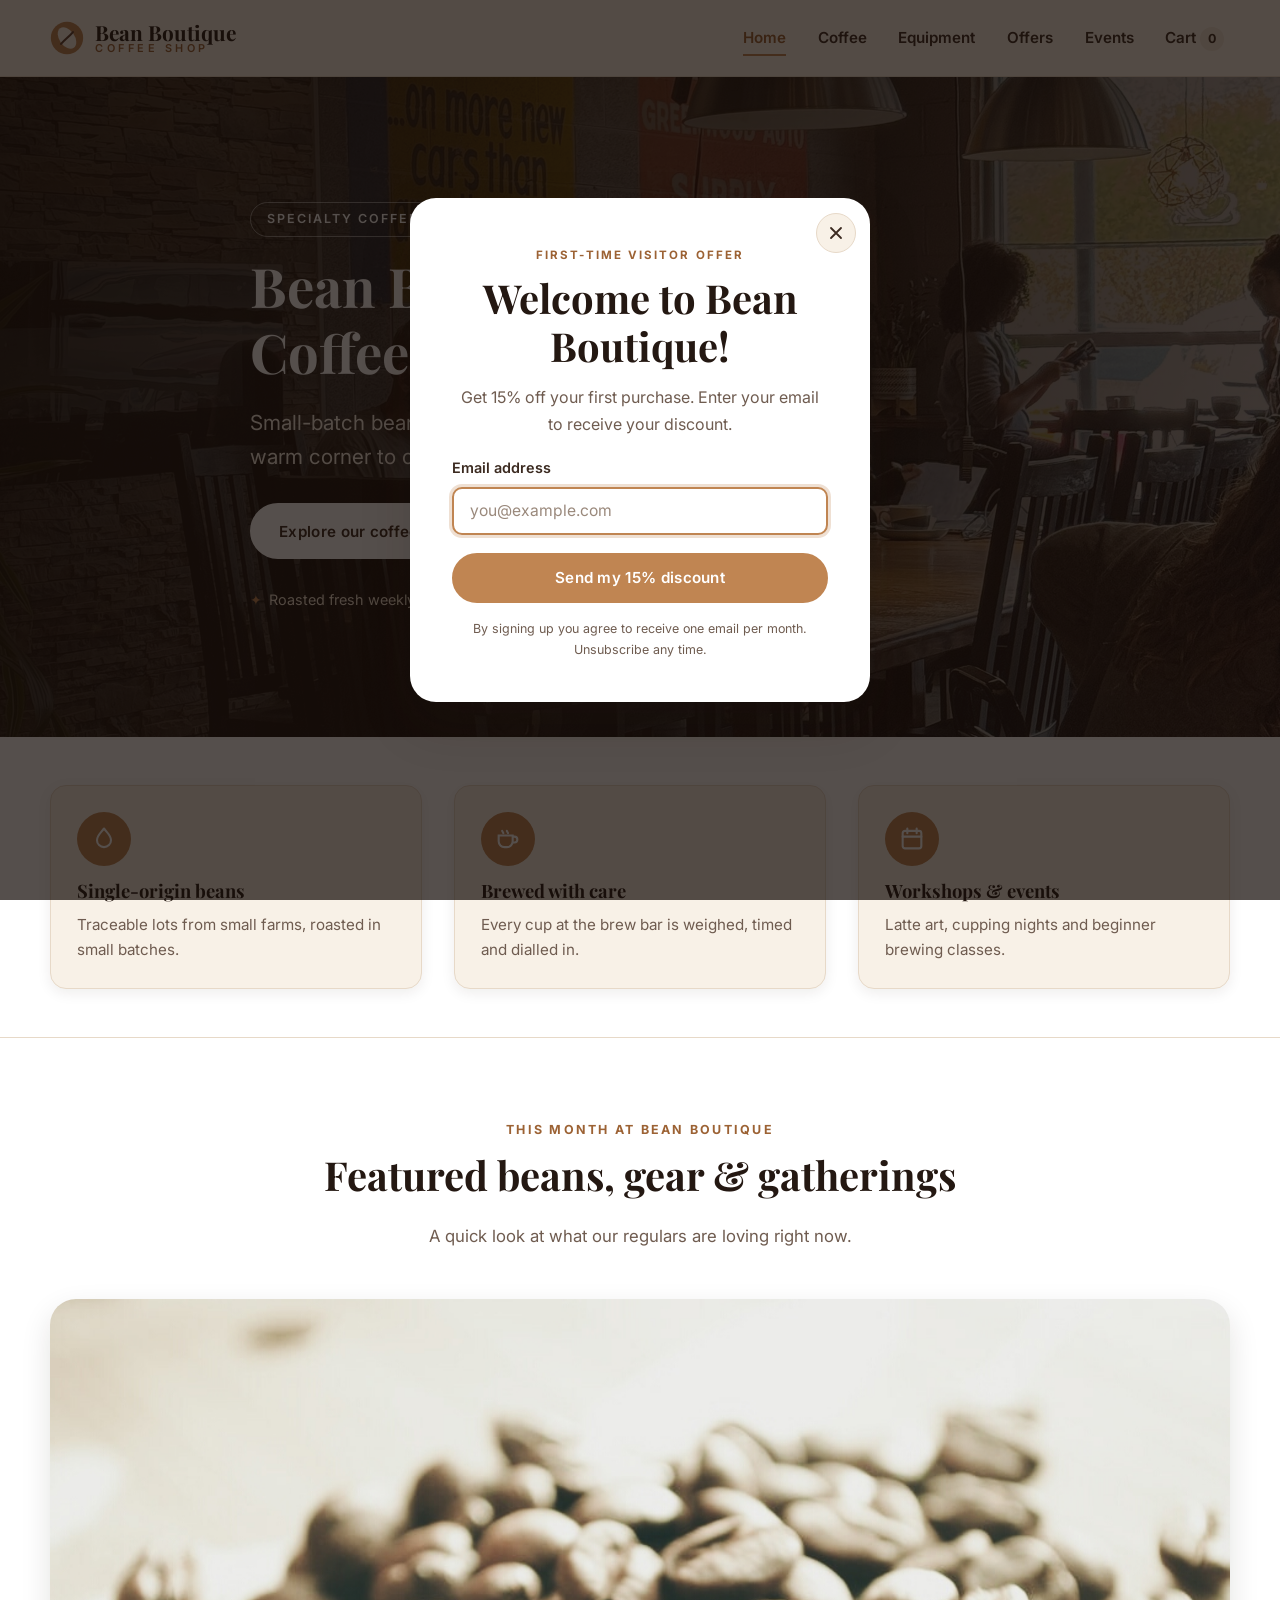
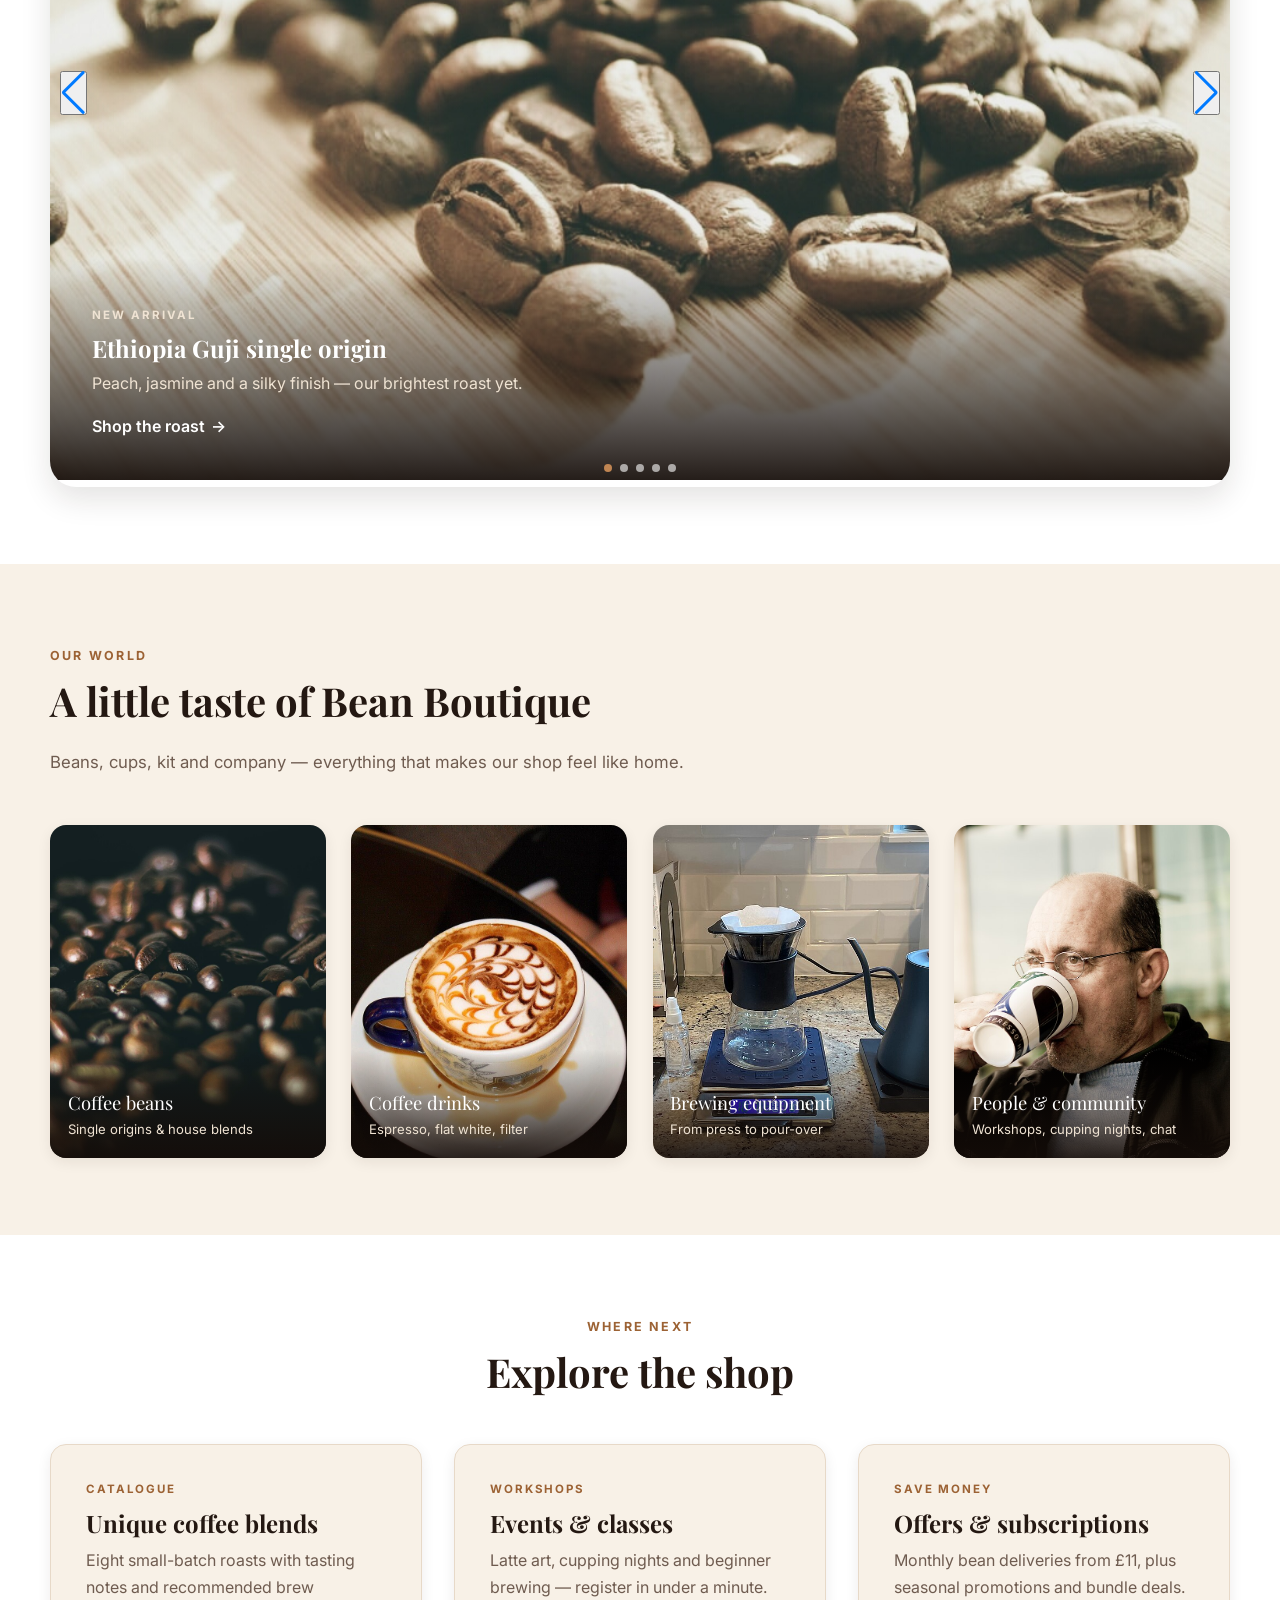
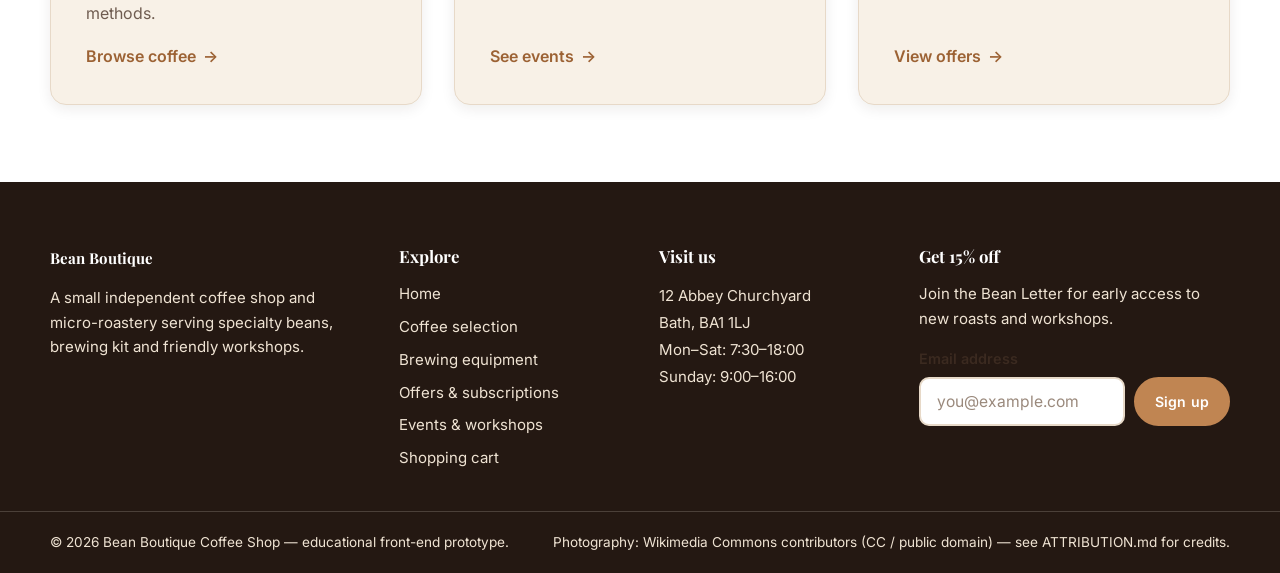
<file: index.html>
<!DOCTYPE html>
<html lang="en">
<head>
  <meta charset="UTF-8">
  <meta name="viewport" content="width=device-width, initial-scale=1.0">
  <meta name="description" content="Bean Boutique Coffee Shop — small-batch specialty coffee, brewing equipment, workshops and monthly subscriptions in Bath.">
  <meta name="theme-color" content="#241812">
  <title>Bean Boutique Coffee Shop | Home</title>

  <!-- Google Fonts (falls back to system fonts when offline) -->
  <link rel="preconnect" href="https://fonts.googleapis.com">
  <link rel="preconnect" href="https://fonts.gstatic.com" crossorigin>
  <link href="https://fonts.googleapis.com/css2?family=Playfair+Display:wght@600;700&amp;family=Inter:wght@400;500;600;700&amp;display=swap" rel="stylesheet">

  <!-- Main external stylesheet (linked by every page) -->
  <link rel="stylesheet" href="css/styles.css">

  <!-- Plugin 1: Swiper.js -->
  <link rel="stylesheet" href="plugins/swiper/swiper-bundle.min.css">
</head>
<body class="page-home">


  <a class="skip-link" href="#main-content">Skip to main content</a>

  <!-- ============================ HEADER ============================ -->
  <header class="site-header">
    <div class="container header-inner">
      <a class="brand" href="index.html">
        <span class="brand-mark" aria-hidden="true">
          <svg viewBox="0 0 40 40" width="34" height="34" focusable="false">
            <circle cx="20" cy="20" r="19" fill="#c08552"></circle>
            <ellipse cx="20" cy="20" rx="9" ry="14" fill="#f8f1e7" transform="rotate(-35 20 20)"></ellipse>
            <path d="M13 27 C18 21, 22 19, 27 13" stroke="#5c3d2e" stroke-width="2.4" fill="none" stroke-linecap="round"></path>
          </svg>
        </span>
        <span class="brand-text">
          <span class="brand-name">Bean Boutique</span>
          <span class="brand-tag">Coffee Shop</span>
        </span>
      </a>

      <button class="nav-toggle" type="button" aria-expanded="false" aria-controls="primary-nav">
        <span class="nav-toggle-bars" aria-hidden="true"><span></span><span></span><span></span></span>
        <span class="nav-toggle-label">Menu</span>
      </button>

      <nav id="primary-nav" class="primary-nav" aria-label="Primary">
        <ul>
          <li><a href="index.html" aria-current="page">Home</a></li>
          <li><a href="coffee.html">Coffee</a></li>
          <li><a href="equipment.html">Equipment</a></li>
          <li><a href="offers.html">Offers</a></li>
          <li><a href="events.html">Events</a></li>
          <li>
            <a class="nav-cart" href="cart.html">
              Cart <span class="cart-count" data-cart-count>0</span>
            </a>
          </li>
        </ul>
      </nav>
    </div>
  </header>

  <main id="main-content">

    <section class="hero" aria-labelledby="hero-title">
      <div class="container hero-inner">
        <p class="hero-eyebrow">Specialty coffee roastery &amp; brew bar</p>
        <h1 id="hero-title">Bean Boutique<br>Coffee Shop</h1>
        <p class="hero-lead">Small-batch beans, hand-brewed rituals and a warm corner to call your own.</p>
        <div class="hero-actions">
          <a class="btn btn-light" href="coffee.html">Explore our coffee</a>
          <a class="btn btn-outline-light" href="offers.html">View current offers</a>
        </div>
        <ul class="hero-badges">
          <li>Roasted fresh weekly</li>
          <li>Ethically sourced</li>
          <li>Brew bar &amp; workshops</li>
        </ul>
      </div>
    </section>

    <!-- ======================= VALUE PROPOSITIONS ======================= -->
    <section class="section section--tight values" aria-labelledby="values-title">
      <div class="container">
        <h2 id="values-title" class="visually-hidden">Why choose Bean Boutique</h2>
        <ul class="values-grid">
          <li class="value-card">
            <span class="value-icon" aria-hidden="true">
              <svg viewBox="0 0 24 24" width="28" height="28" focusable="false"><path d="M12 3c-3 4-6 6-6 10a6 6 0 0 0 12 0c0-4-3-6-6-10z" fill="none" stroke="currentColor" stroke-width="1.8" stroke-linejoin="round"/></svg>
            </span>
            <h3>Single-origin beans</h3>
            <p>Traceable lots from small farms, roasted in small batches.</p>
          </li>
          <li class="value-card">
            <span class="value-icon" aria-hidden="true">
              <svg viewBox="0 0 24 24" width="28" height="28" focusable="false"><path d="M4 9h12v5a5 5 0 0 1-5 5H9a5 5 0 0 1-5-5V9z" fill="none" stroke="currentColor" stroke-width="1.8"/><path d="M16 10h1.5a2.5 2.5 0 0 1 0 5H16" fill="none" stroke="currentColor" stroke-width="1.8"/><path d="M7 5c0 1 1 1 1 2M11 5c0 1 1 1 1 2" fill="none" stroke="currentColor" stroke-width="1.8" stroke-linecap="round"/></svg>
            </span>
            <h3>Brewed with care</h3>
            <p>Every cup at the brew bar is weighed, timed and dialled in.</p>
          </li>
          <li class="value-card">
            <span class="value-icon" aria-hidden="true">
              <svg viewBox="0 0 24 24" width="28" height="28" focusable="false"><rect x="4" y="5" width="16" height="15" rx="2" fill="none" stroke="currentColor" stroke-width="1.8"/><path d="M4 10h16M8 3v4M16 3v4" fill="none" stroke="currentColor" stroke-width="1.8" stroke-linecap="round"/></svg>
            </span>
            <h3>Workshops &amp; events</h3>
            <p>Latte art, cupping nights and beginner brewing classes.</p>
          </li>
        </ul>
      </div>
    </section>

    <!-- ==================== FEATURED SLIDESHOW ==================== -->
    <!-- Plugin 1: Swiper.js — featured products and events slideshow -->
    <section class="section section--alt featured" aria-labelledby="featured-title">
      <div class="container">
        <header class="section-header section-header--center">
          <span class="section-eyebrow">This month at Bean Boutique</span>
          <h2 id="featured-title">Featured beans, gear &amp; gatherings</h2>
          <p>A quick look at what our regulars are loving right now.</p>
        </header>

        <div class="swiper featured-swiper" role="region" aria-label="Featured products and events slideshow">
          <div class="swiper-wrapper">

            <div class="swiper-slide">
              <article class="feature-slide">
                <img src="images/coffee/beans-arabica.jpg" alt="Close-up of freshly roasted Arabica coffee beans" width="900" height="600">
                <div class="feature-slide-caption">
                  <p class="feature-slide-tag">New arrival</p>
                  <h3>Ethiopia Guji single origin</h3>
                  <p>Peach, jasmine and a silky finish — our brightest roast yet.</p>
                  <a class="link-more" href="coffee.html">Shop the roast</a>
                </div>
              </article>
            </div>

            <div class="swiper-slide">
              <article class="feature-slide">
                <img src="images/coffee/coffee-drink.jpg" alt="Cappuccino decorated with latte art on a café table" width="900" height="600">
                <div class="feature-slide-caption">
                  <p class="feature-slide-tag">Brew bar pick</p>
                  <h3>Golden Hour Blend</h3>
                  <p>Caramel and milk chocolate — good straight or with milk.</p>
                  <a class="link-more" href="coffee.html">View coffee selection</a>
                </div>
              </article>
            </div>

            <div class="swiper-slide">
              <article class="feature-slide">
                <img src="images/equipment/espresso-machine.jpg" alt="Espresso machine pouring two shots into cups" width="900" height="600">
                <div class="feature-slide-caption">
                  <p class="feature-slide-tag">Equipment</p>
                  <h3>Home barista upgrades</h3>
                  <p>Machines, grinders and kettles to level up your morning ritual.</p>
                  <a class="link-more" href="equipment.html">Browse equipment</a>
                </div>
              </article>
            </div>

            <div class="swiper-slide">
              <article class="feature-slide">
                <img src="images/events/event-cupping.jpg" alt="Coffee cupping session with rows of tasting bowls and spoons" width="900" height="600">
                <div class="feature-slide-caption">
                  <p class="feature-slide-tag">Event</p>
                  <h3>Cupping: Origins Night</h3>
                  <p>Taste five single origins side by side with our head roaster.</p>
                  <a class="link-more" href="events.html">See all events</a>
                </div>
              </article>
            </div>

            <div class="swiper-slide">
              <article class="feature-slide">
                <img src="images/offers/offers-banner.jpg" alt="Latte with heart-shaped latte art seen from above" width="900" height="600">
                <div class="feature-slide-caption">
                  <p class="feature-slide-tag">Subscriptions</p>
                  <h3>Fresh beans, every month</h3>
                  <p>From £11 a month — pause or cancel whenever you like.</p>
                  <a class="link-more" href="offers.html">Compare plans</a>
                </div>
              </article>
            </div>

          </div>

          <div class="swiper-pagination"></div>
          <button class="swiper-button-prev" type="button" aria-label="Previous slide"></button>
          <button class="swiper-button-next" type="button" aria-label="Next slide"></button>
        </div>
      </div>
    </section>

    <section class="section showcase" aria-labelledby="showcase-title">
      <div class="container">
        <header class="section-header">
          <span class="section-eyebrow">Our world</span>
          <h2 id="showcase-title">A little taste of Bean Boutique</h2>
          <p>Beans, cups, kit and company — everything that makes our shop feel like home.</p>
        </header>

        <ul class="showcase-grid">
          <li class="showcase-card">
            <a href="coffee.html">
              <img src="images/coffee/coffee-beans.jpg" alt="Roasted coffee beans spread across a wooden surface" width="600" height="750" loading="lazy">
              <span class="showcase-caption">
                <span class="showcase-title">Coffee beans</span>
                <span class="showcase-hint">Single origins &amp; house blends</span>
              </span>
            </a>
          </li>
          <li class="showcase-card">
            <a href="coffee.html">
              <img src="images/coffee/coffee-drink.jpg" alt="Cappuccino with latte art served in a white cup" width="600" height="750" loading="lazy">
              <span class="showcase-caption">
                <span class="showcase-title">Coffee drinks</span>
                <span class="showcase-hint">Espresso, flat white, filter</span>
              </span>
            </a>
          </li>
          <li class="showcase-card">
            <a href="equipment.html">
              <img src="images/equipment/gooseneck-kettle.jpg" alt="Pour-over brewing setup with a gooseneck kettle, dripper and carafe" width="600" height="750" loading="lazy">
              <span class="showcase-caption">
                <span class="showcase-title">Brewing equipment</span>
                <span class="showcase-hint">From press to pour-over</span>
              </span>
            </a>
          </li>
          <li class="showcase-card">
            <a href="events.html">
              <img src="images/coffee/people-coffee.jpg" alt="Friends relaxing together over cups of coffee at a café table" width="600" height="750" loading="lazy">
              <span class="showcase-caption">
                <span class="showcase-title">People &amp; community</span>
                <span class="showcase-hint">Workshops, cupping nights, chat</span>
              </span>
            </a>
          </li>
        </ul>
      </div>
    </section>

    <!-- ===================== EXPLORE TEASERS ===================== -->
    <section class="section section--alt explore" aria-labelledby="explore-title">
      <div class="container">
        <header class="section-header section-header--center">
          <span class="section-eyebrow">Where next</span>
          <h2 id="explore-title">Explore the shop</h2>
        </header>

        <ul class="teaser-grid">
          <li class="teaser-card">
            <p class="teaser-tag">Catalogue</p>
            <h3>Unique coffee blends</h3>
            <p>Eight small-batch roasts with tasting notes and recommended brew methods.</p>
            <a class="link-more" href="coffee.html">Browse coffee</a>
          </li>
          <li class="teaser-card">
            <p class="teaser-tag">Workshops</p>
            <h3>Events &amp; classes</h3>
            <p>Latte art, cupping nights and beginner brewing — register in under a minute.</p>
            <a class="link-more" href="events.html">See events</a>
          </li>
          <li class="teaser-card">
            <p class="teaser-tag">Save money</p>
            <h3>Offers &amp; subscriptions</h3>
            <p>Monthly bean deliveries from £11, plus seasonal promotions and bundle deals.</p>
            <a class="link-more" href="offers.html">View offers</a>
          </li>
        </ul>
      </div>
    </section>

  </main>

  <!-- ============================ FOOTER ============================ -->
  <footer class="site-footer">
    <div class="container footer-grid">
      <div class="footer-col footer-brand">
        <p class="brand-name">Bean Boutique</p>
        <p>A small independent coffee shop and micro-roastery serving specialty beans, brewing kit and friendly workshops.</p>
      </div>

      <nav class="footer-col" aria-label="Footer">
        <h2 class="footer-heading">Explore</h2>
        <ul class="footer-links">
          <li><a href="index.html">Home</a></li>
          <li><a href="coffee.html">Coffee selection</a></li>
          <li><a href="equipment.html">Brewing equipment</a></li>
          <li><a href="offers.html">Offers &amp; subscriptions</a></li>
          <li><a href="events.html">Events &amp; workshops</a></li>
          <li><a href="cart.html">Shopping cart</a></li>
        </ul>
      </nav>

      <div class="footer-col">
        <h2 class="footer-heading">Visit us</h2>
        <address>
          12 Abbey Churchyard<br>
          Bath, BA1 1LJ<br>
          Mon–Sat: 7:30–18:00<br>
          Sunday: 9:00–16:00
        </address>
      </div>

      <div class="footer-col">
        <h2 class="footer-heading">Get 15% off</h2>
        <p>Join the Bean Letter for early access to new roasts and workshops.</p>
        <form class="newsletter-form js-newsletter" novalidate>
          <label for="footer-email">Email address</label>
          <div class="newsletter-row">
            <input type="email" id="footer-email" name="email" autocomplete="email" placeholder="you@example.com" required aria-describedby="footer-email-message">
            <button class="btn btn-primary btn-small" type="submit">Sign up</button>
          </div>
          <p class="form-message" id="footer-email-message" role="status"></p>
        </form>
      </div>
    </div>

    <div class="footer-bottom">
      <div class="container">
        <p>
          <span>&copy; <span data-current-year>2026</span> Bean Boutique Coffee Shop — educational front-end prototype.</span>
          <span>Photography: Wikimedia Commons contributors (CC / public domain) — see ATTRIBUTION.md for credits.</span>
        </p>
      </div>
    </div>
  </footer>

  <!-- ============== FIRST-VISITOR WELCOME MODAL ============== -->
  <div class="modal-backdrop" id="welcome-modal" hidden>
    <div class="modal" role="dialog" aria-modal="true" aria-labelledby="welcome-title" aria-describedby="welcome-desc">
      <button class="modal-close" type="button" aria-label="Close welcome offer dialog">
        <svg viewBox="0 0 24 24" width="20" height="20" aria-hidden="true" focusable="false"><path d="M6 6l12 12M18 6L6 18" stroke="currentColor" stroke-width="2.2" stroke-linecap="round"/></svg>
      </button>

      <span class="modal-eyebrow">First-time visitor offer</span>
      <h2 id="welcome-title">Welcome to Bean Boutique!</h2>
      <p id="welcome-desc">Get 15% off your first purchase. Enter your email to receive your discount.</p>

      <form id="welcome-form" novalidate>
        <div class="form-field">
          <label for="welcome-email">Email address</label>
          <input type="email" id="welcome-email" name="email" autocomplete="email" placeholder="you@example.com" required aria-describedby="welcome-email-error">
          <p class="field-error" id="welcome-email-error" hidden></p>
        </div>
        <button class="btn btn-primary btn-block" type="submit">Send my 15% discount</button>
      </form>

      <p class="form-message form-message--success" id="welcome-success" hidden role="status"></p>
      <p class="modal-smallprint">By signing up you agree to receive one email per month. Unsubscribe any time.</p>
    </div>
  </div>

  <!-- Plugin 1: Swiper.js (local copy) -->
  <script src="plugins/swiper/swiper-bundle.min.js"></script>
  <!-- Site script (all custom JavaScript) -->
  <script src="js/script.js"></script>
</body>
</html>
</file>
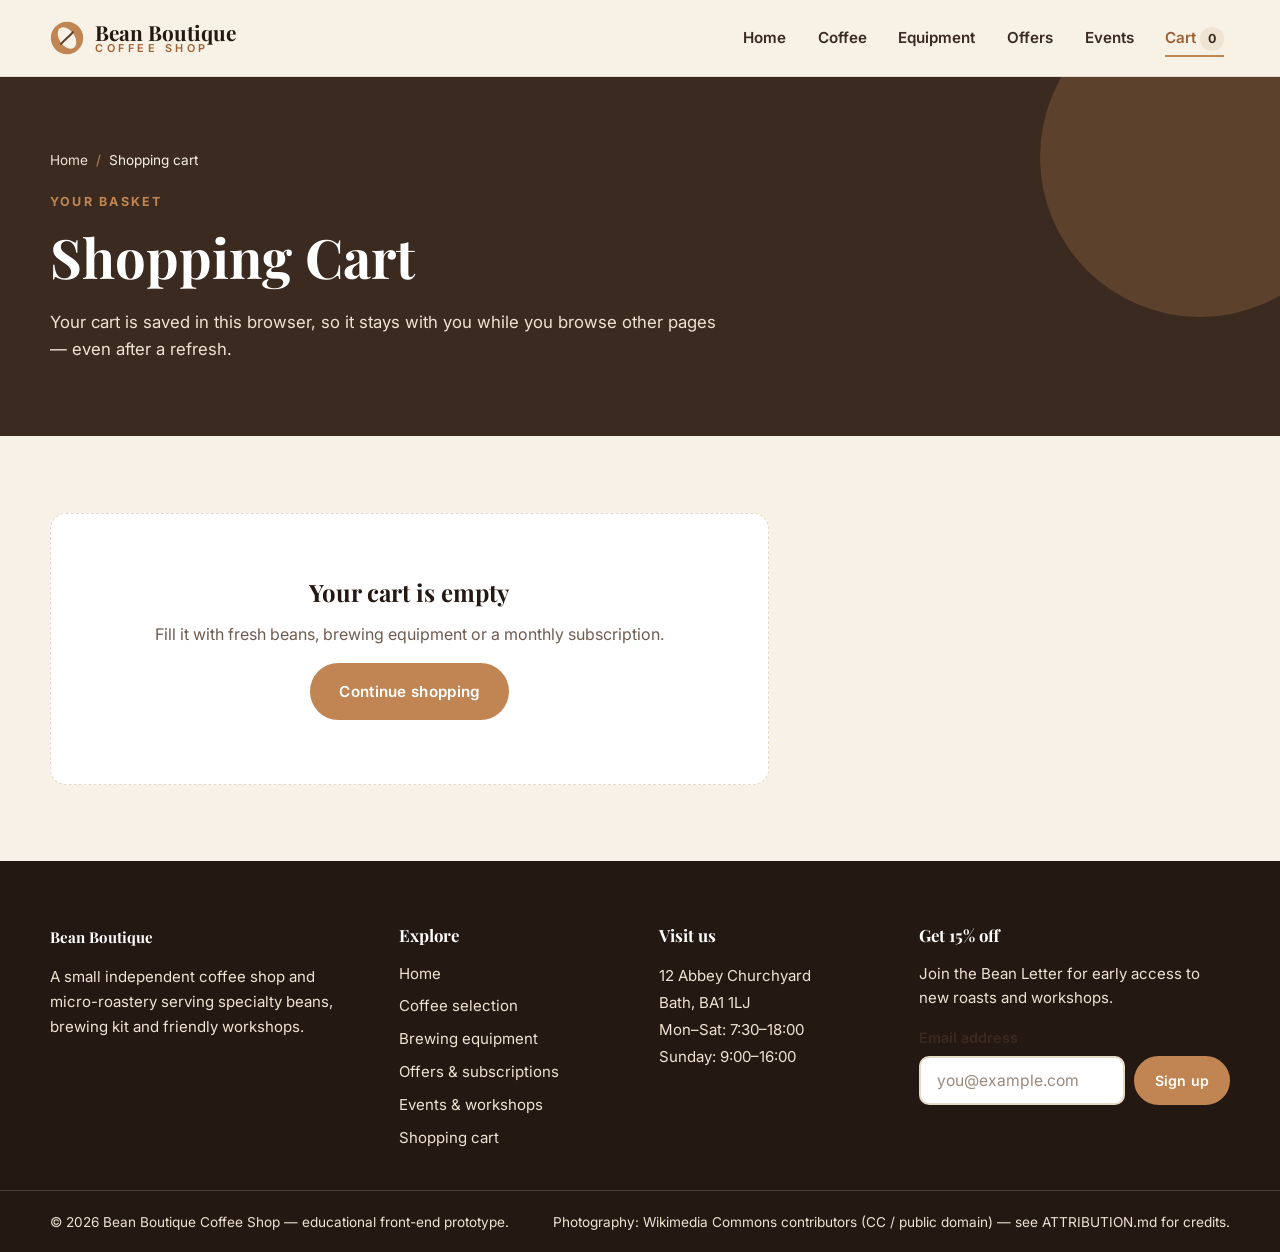
<file: cart.html>
<!DOCTYPE html>
<html lang="en">
<head>
  <meta charset="UTF-8">
  <meta name="viewport" content="width=device-width, initial-scale=1.0">
  <meta name="description" content="Your Bean Boutique shopping cart — review items, change quantities and try the prototype checkout.">
  <meta name="theme-color" content="#241812">
  <title>Shopping Cart | Bean Boutique Coffee Shop</title>

  <link rel="preconnect" href="https://fonts.googleapis.com">
  <link rel="preconnect" href="https://fonts.gstatic.com" crossorigin>
  <link href="https://fonts.googleapis.com/css2?family=Playfair+Display:wght@600;700&amp;family=Inter:wght@400;500;600;700&amp;display=swap" rel="stylesheet">

  <link rel="stylesheet" href="css/styles.css">
</head>
<body class="page-cart">

  <a class="skip-link" href="#main-content">Skip to main content</a>

  <!-- ============================ HEADER ============================ -->
  <header class="site-header">
    <div class="container header-inner">
      <a class="brand" href="index.html">
        <span class="brand-mark" aria-hidden="true">
          <svg viewBox="0 0 40 40" width="34" height="34" focusable="false">
            <circle cx="20" cy="20" r="19" fill="#c08552"></circle>
            <ellipse cx="20" cy="20" rx="9" ry="14" fill="#f8f1e7" transform="rotate(-35 20 20)"></ellipse>
            <path d="M13 27 C18 21, 22 19, 27 13" stroke="#5c3d2e" stroke-width="2.4" fill="none" stroke-linecap="round"></path>
          </svg>
        </span>
        <span class="brand-text">
          <span class="brand-name">Bean Boutique</span>
          <span class="brand-tag">Coffee Shop</span>
        </span>
      </a>

      <button class="nav-toggle" type="button" aria-expanded="false" aria-controls="primary-nav">
        <span class="nav-toggle-bars" aria-hidden="true"><span></span><span></span><span></span></span>
        <span class="nav-toggle-label">Menu</span>
      </button>

      <nav id="primary-nav" class="primary-nav" aria-label="Primary">
        <ul>
          <li><a href="index.html">Home</a></li>
          <li><a href="coffee.html">Coffee</a></li>
          <li><a href="equipment.html">Equipment</a></li>
          <li><a href="offers.html">Offers</a></li>
          <li><a href="events.html">Events</a></li>
          <li>
            <a class="nav-cart" href="cart.html" aria-current="page">
              Cart <span class="cart-count" data-cart-count>0</span>
            </a>
          </li>
        </ul>
      </nav>
    </div>
  </header>

  <main id="main-content">

    <!-- ======================= PAGE HEADER ======================= -->
    <section class="page-hero" aria-labelledby="page-title">
      <div class="container">
        <ol class="breadcrumb" aria-label="Breadcrumb">
          <li><a href="index.html">Home</a></li>
          <li>Shopping cart</li>
        </ol>
        <span class="section-eyebrow">Your basket</span>
        <h1 id="page-title">Shopping Cart</h1>
        <p>Your cart is saved in this browser, so it stays with you while you browse other pages — even after a refresh.</p>
      </div>
    </section>

    <!-- ======================= CART CONTENT ======================= -->
    <section class="section" aria-labelledby="cart-heading">
      <div class="container">
        <h2 id="cart-heading" class="visually-hidden">Cart contents</h2>

        <!-- Status messages (update / remove / clear / checkout) -->
        <div class="alert alert--info" id="cart-alert" role="status" hidden></div>

        <div class="cart-layout">

          <!-- Left: list of cart items (rendered by JavaScript) -->
          <div>
            <div class="cart-items" id="cart-items"></div>

            <!-- Empty state, shown when the cart has no items -->
            <div class="cart-empty" id="cart-empty" hidden>
              <h2>Your cart is empty</h2>
              <p>Fill it with fresh beans, brewing equipment or a monthly subscription.</p>
              <a class="btn btn-primary" href="coffee.html">Continue shopping</a>
            </div>
          </div>

          <!-- Right: order summary and prototype checkout -->
          <aside class="cart-summary" id="cart-summary" aria-labelledby="summary-heading" hidden>
            <h2 id="summary-heading">Order summary</h2>

            <dl class="summary-list">
              <div>
                <dt>Subtotal</dt>
                <dd id="cart-subtotal">£0.00</dd>
              </div>
              <div>
                <dt>Delivery</dt>
                <dd id="cart-delivery">£0.00</dd>
              </div>
              <div class="summary-total">
                <dt>Total</dt>
                <dd id="cart-total">£0.00</dd>
              </div>
            </dl>

            <div class="cart-actions">
              <button type="button" class="btn btn-primary btn-block" id="checkout-toggle" aria-expanded="false" aria-controls="checkout-form">Proceed to checkout</button>
              <a class="btn btn-outline btn-block" href="coffee.html">Continue shopping</a>
              <button type="button" class="btn btn-outline btn-block" id="clear-cart">Clear cart</button>
            </div>

            <p class="cart-note">Free UK delivery on orders over £40. This is a front-end prototype — no payment is processed.</p>

            <!-- ===== Prototype checkout form ===== -->
            <form id="checkout-form" novalidate hidden>
              <h3>Checkout details</h3>

              <div class="form-field">
                <label for="checkout-name">Full name</label>
                <input type="text" id="checkout-name" name="name" autocomplete="name" required aria-describedby="checkout-name-error">
                <p class="field-error" id="checkout-name-error" hidden></p>
              </div>

              <div class="form-field">
                <label for="checkout-email">Email address</label>
                <input type="email" id="checkout-email" name="email" autocomplete="email" placeholder="you@example.com" required aria-describedby="checkout-email-error">
                <p class="field-error" id="checkout-email-error" hidden></p>
              </div>

              <div class="form-field">
                <label for="checkout-address">Delivery address</label>
                <textarea id="checkout-address" name="address" autocomplete="street-address" placeholder="12 Abbey Churchyard, Bath, BA1 1LJ" required aria-describedby="checkout-address-error"></textarea>
                <p class="field-error" id="checkout-address-error" hidden></p>
              </div>

              <button type="submit" class="btn btn-primary btn-block">Place prototype order</button>
              <p class="checkout-note">Demonstration only: order details are checked and confirmed on screen. No card details are collected and no payment is taken.</p>
            </form>

            <!-- Confirmation message after checkout -->
            <div class="success-box" id="checkout-success" role="status" hidden></div>
          </aside>
        </div>
      </div>
    </section>

  </main>

  <!-- ============================ FOOTER ============================ -->
  <footer class="site-footer">
    <div class="container footer-grid">
      <div class="footer-col footer-brand">
        <p class="brand-name">Bean Boutique</p>
        <p>A small independent coffee shop and micro-roastery serving specialty beans, brewing kit and friendly workshops.</p>
      </div>

      <nav class="footer-col" aria-label="Footer">
        <h2 class="footer-heading">Explore</h2>
        <ul class="footer-links">
          <li><a href="index.html">Home</a></li>
          <li><a href="coffee.html">Coffee selection</a></li>
          <li><a href="equipment.html">Brewing equipment</a></li>
          <li><a href="offers.html">Offers &amp; subscriptions</a></li>
          <li><a href="events.html">Events &amp; workshops</a></li>
          <li><a href="cart.html">Shopping cart</a></li>
        </ul>
      </nav>

      <div class="footer-col">
        <h2 class="footer-heading">Visit us</h2>
        <address>
          12 Abbey Churchyard<br>
          Bath, BA1 1LJ<br>
          Mon–Sat: 7:30–18:00<br>
          Sunday: 9:00–16:00
        </address>
      </div>

      <div class="footer-col">
        <h2 class="footer-heading">Get 15% off</h2>
        <p>Join the Bean Letter for early access to new roasts and workshops.</p>
        <form class="newsletter-form js-newsletter" novalidate>
          <label for="footer-email">Email address</label>
          <div class="newsletter-row">
            <input type="email" id="footer-email" name="email" autocomplete="email" placeholder="you@example.com" required aria-describedby="footer-email-message">
            <button class="btn btn-primary btn-small" type="submit">Sign up</button>
          </div>
          <p class="form-message" id="footer-email-message" role="status"></p>
        </form>
      </div>
    </div>

    <div class="footer-bottom">
      <div class="container">
        <p>
          <span>&copy; <span data-current-year>2026</span> Bean Boutique Coffee Shop — educational front-end prototype.</span>
          <span>Photography: Wikimedia Commons contributors (CC / public domain) — see ATTRIBUTION.md for credits.</span>
        </p>
      </div>
    </div>
  </footer>

  <!-- Site script (all custom JavaScript lives here) -->
  <script src="js/script.js"></script>
</body>
</html>
</file>
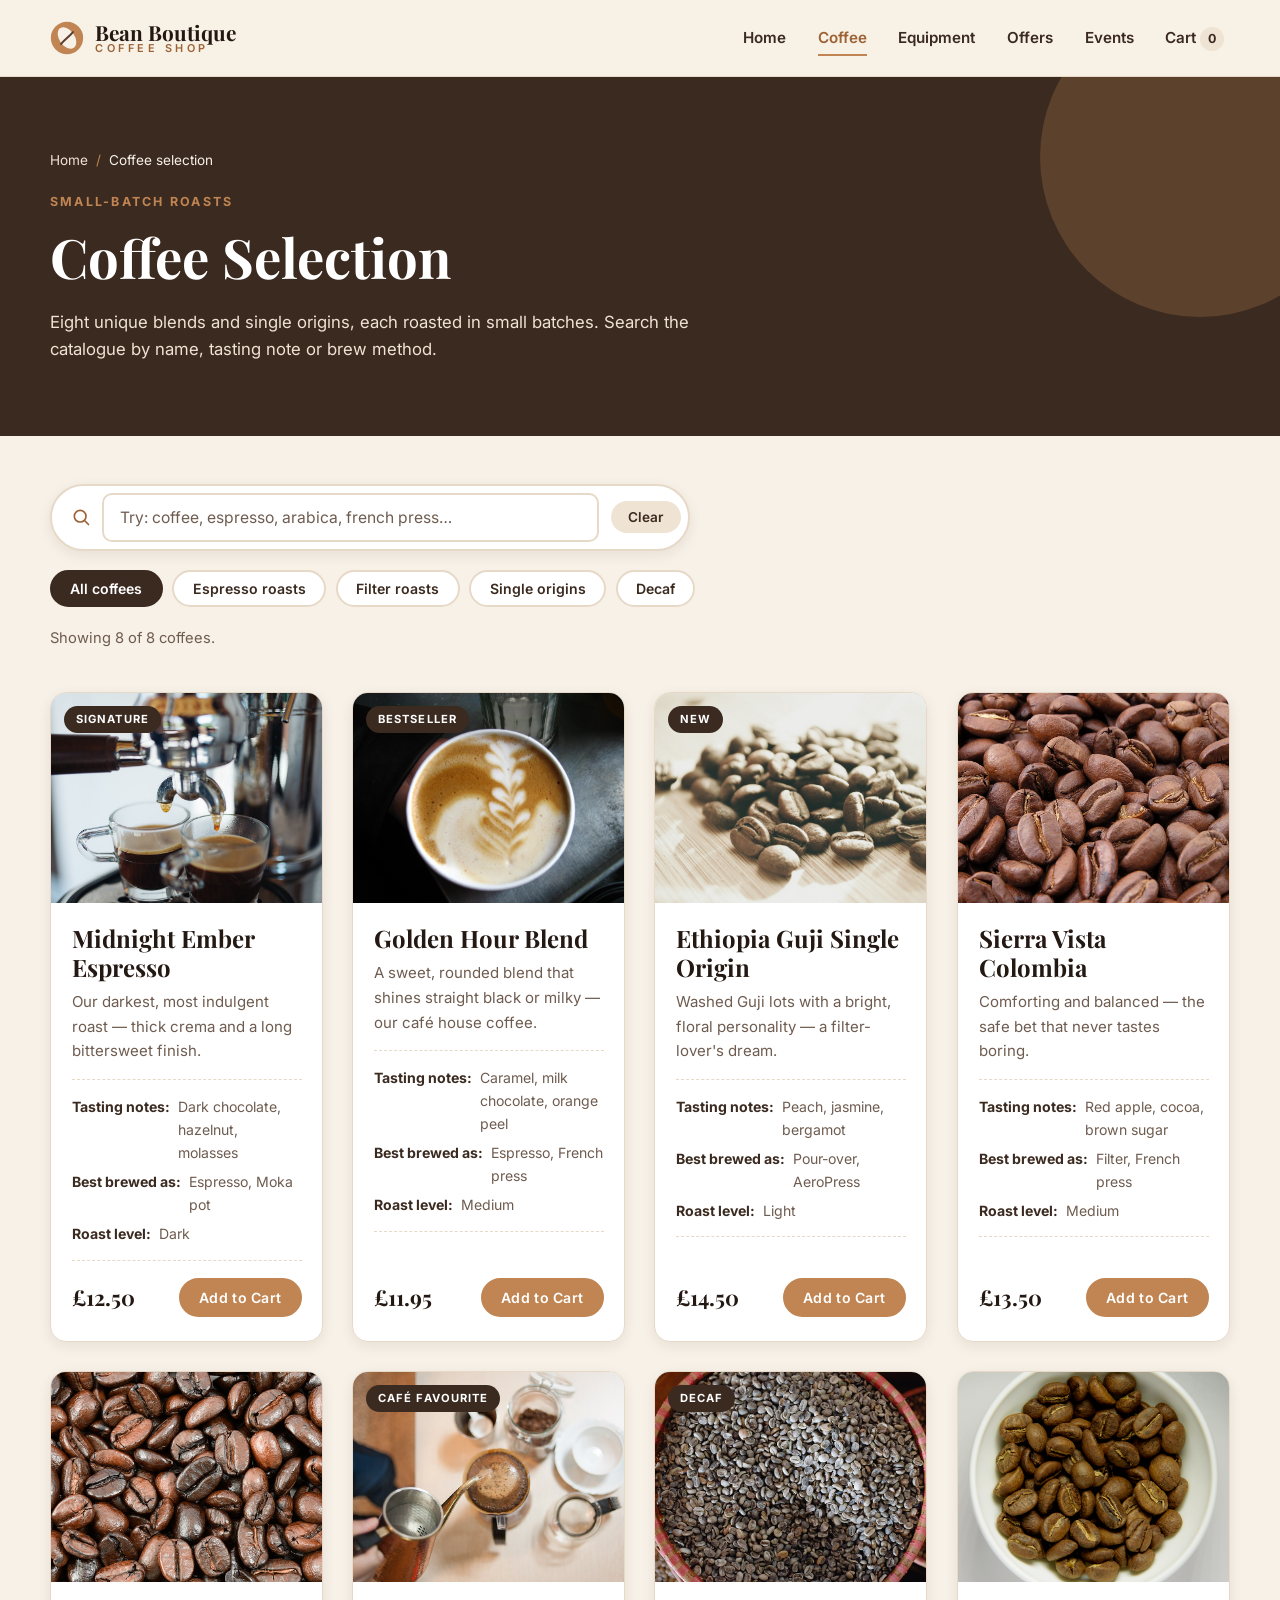
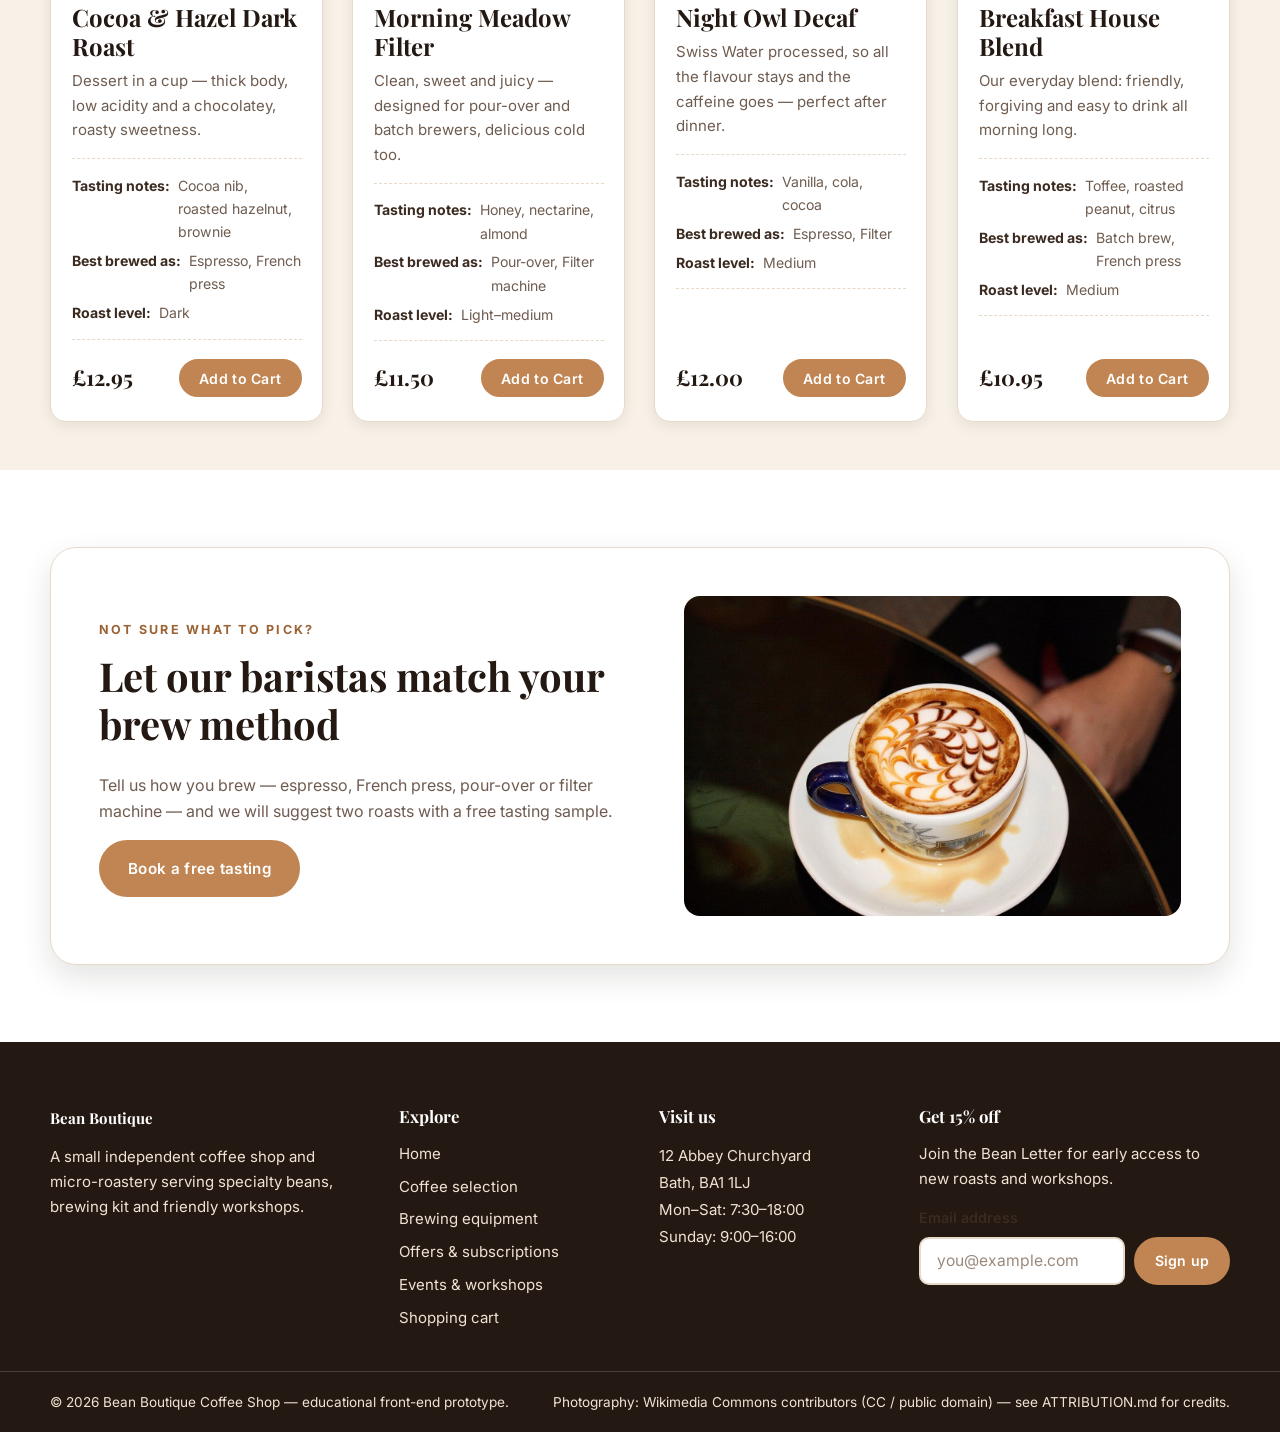
<file: coffee.html>
<!DOCTYPE html>
<html lang="en">
<head>
  <meta charset="UTF-8">
  <meta name="viewport" content="width=device-width, initial-scale=1.0">
  <meta name="description" content="Browse the Bean Boutique coffee selection — unique small-batch blends with tasting notes, brew methods and prices.">
  <meta name="theme-color" content="#241812">
  <title>Coffee Selection | Bean Boutique Coffee Shop</title>

  <link rel="preconnect" href="https://fonts.googleapis.com">
  <link rel="preconnect" href="https://fonts.gstatic.com" crossorigin>
  <link href="https://fonts.googleapis.com/css2?family=Playfair+Display:wght@600;700&amp;family=Inter:wght@400;500;600;700&amp;display=swap" rel="stylesheet">

  <link rel="stylesheet" href="css/styles.css">

  <!-- Plugin 2: AOS (Animate On Scroll) — animated product cards on this page -->
  <link rel="stylesheet" href="plugins/aos/aos.css">
</head>
<body class="page-coffee">

  <a class="skip-link" href="#main-content">Skip to main content</a>

  <!-- ============================ HEADER ============================ -->
  <header class="site-header">
    <div class="container header-inner">
      <a class="brand" href="index.html">
        <span class="brand-mark" aria-hidden="true">
          <svg viewBox="0 0 40 40" width="34" height="34" focusable="false">
            <circle cx="20" cy="20" r="19" fill="#c08552"></circle>
            <ellipse cx="20" cy="20" rx="9" ry="14" fill="#f8f1e7" transform="rotate(-35 20 20)"></ellipse>
            <path d="M13 27 C18 21, 22 19, 27 13" stroke="#5c3d2e" stroke-width="2.4" fill="none" stroke-linecap="round"></path>
          </svg>
        </span>
        <span class="brand-text">
          <span class="brand-name">Bean Boutique</span>
          <span class="brand-tag">Coffee Shop</span>
        </span>
      </a>

      <button class="nav-toggle" type="button" aria-expanded="false" aria-controls="primary-nav">
        <span class="nav-toggle-bars" aria-hidden="true"><span></span><span></span><span></span></span>
        <span class="nav-toggle-label">Menu</span>
      </button>

      <nav id="primary-nav" class="primary-nav" aria-label="Primary">
        <ul>
          <li><a href="index.html">Home</a></li>
          <li><a href="coffee.html" aria-current="page">Coffee</a></li>
          <li><a href="equipment.html">Equipment</a></li>
          <li><a href="offers.html">Offers</a></li>
          <li><a href="events.html">Events</a></li>
          <li>
            <a class="nav-cart" href="cart.html">
              Cart <span class="cart-count" data-cart-count>0</span>
            </a>
          </li>
        </ul>
      </nav>
    </div>
  </header>

  <main id="main-content">

    <!-- ======================= PAGE HEADER ======================= -->
    <section class="page-hero" aria-labelledby="page-title">
      <div class="container">
        <ol class="breadcrumb" aria-label="Breadcrumb">
          <li><a href="index.html">Home</a></li>
          <li>Coffee selection</li>
        </ol>
        <span class="section-eyebrow">Small-batch roasts</span>
        <h1 id="page-title">Coffee Selection</h1>
        <p>Eight unique blends and single origins, each roasted in small batches. Search the catalogue by name, tasting note or brew method.</p>
      </div>
    </section>

    <!-- ==================== CATALOGUE TOOLS ==================== -->
    <!-- Search + category filters powered by Fuse.js (Plugin 3) -->
    <section class="section section--tight" aria-labelledby="catalogue-heading">
      <div class="container">
        <h2 id="catalogue-heading" class="visually-hidden">Search and filter the coffee catalogue</h2>

        <div class="catalogue-tools">
          <div class="search-bar">
            <svg viewBox="0 0 24 24" width="20" height="20" aria-hidden="true" focusable="false">
              <circle cx="11" cy="11" r="7" fill="none" stroke="currentColor" stroke-width="2"></circle>
              <path d="M16.5 16.5L21 21" stroke="currentColor" stroke-width="2" stroke-linecap="round"></path>
            </svg>
            <label class="visually-hidden" for="catalogue-search">Search coffees</label>
            <input type="search" id="catalogue-search" placeholder="Try: coffee, espresso, arabica, french press&hellip;" autocomplete="off">
            <button type="button" class="search-clear" id="search-clear">Clear</button>
          </div>

          <ul class="filter-chips" aria-label="Filter coffees by category">
            <li><button type="button" class="chip" data-filter="all" aria-pressed="true">All coffees</button></li>
            <li><button type="button" class="chip" data-filter="espresso" aria-pressed="false">Espresso roasts</button></li>
            <li><button type="button" class="chip" data-filter="filter" aria-pressed="false">Filter roasts</button></li>
            <li><button type="button" class="chip" data-filter="single-origin" aria-pressed="false">Single origins</button></li>
            <li><button type="button" class="chip" data-filter="decaf" aria-pressed="false">Decaf</button></li>
          </ul>

          <p class="search-status" id="search-status" role="status">Showing 8 of 8 coffees.</p>
        </div>

        <!-- ============== PRODUCT CATALOGUE (8 coffees) ============== -->
        <!-- Plugin 2: AOS animates each product card as it scrolls into view -->
        <div class="product-grid" id="product-grid">

          <article class="product-card" data-product-card data-id="coffee-01" data-category="espresso"
            data-name="Midnight Ember Espresso"
            data-search="espresso dark roast coffee dark chocolate toasted hazelnut molasses moka pot stovetop strong"
            data-aos="fade-up">
            <div class="product-media">
              <img src="images/coffee/espresso-pour.jpg" alt="Two espresso shots pouring from a retro espresso machine" width="900" height="600" loading="lazy">
              <span class="product-badge">Signature</span>
            </div>
            <div class="product-body">
              <h3>Midnight Ember Espresso</h3>
              <p class="product-desc">Our darkest, most indulgent roast — thick crema and a long bittersweet finish.</p>
              <dl class="product-meta">
                <div><dt>Tasting notes:</dt><dd>Dark chocolate, hazelnut, molasses</dd></div>
                <div><dt>Best brewed as:</dt><dd>Espresso, Moka pot</dd></div>
                <div><dt>Roast level:</dt><dd>Dark</dd></div>
              </dl>
              <div class="product-footer">
                <span class="product-price">£12.50</span>
                <button type="button" class="btn btn-primary btn-small" data-add-to-cart
                  data-id="coffee-01" data-name="Midnight Ember Espresso (250g)"
                  data-price="12.50" data-image="images/coffee/espresso-pour.jpg">Add to Cart</button>
              </div>
            </div>
          </article>

          <article class="product-card" data-product-card data-id="coffee-02" data-category="espresso"
            data-name="Golden Hour Blend"
            data-search="espresso medium roast caramel milk chocolate orange peel french press espresso milk drinks flat white"
            data-aos="fade-up" data-aos-delay="80">
            <div class="product-media">
              <img src="images/hero/hero-latte.jpg" alt="Latte with leaf-pattern latte art in a white cup" width="900" height="600" loading="lazy">
              <span class="product-badge">Bestseller</span>
            </div>
            <div class="product-body">
              <h3>Golden Hour Blend</h3>
              <p class="product-desc">A sweet, rounded blend that shines straight black or milky — our café house coffee.</p>
              <dl class="product-meta">
                <div><dt>Tasting notes:</dt><dd>Caramel, milk chocolate, orange peel</dd></div>
                <div><dt>Best brewed as:</dt><dd>Espresso, French press</dd></div>
                <div><dt>Roast level:</dt><dd>Medium</dd></div>
              </dl>
              <div class="product-footer">
                <span class="product-price">£11.95</span>
                <button type="button" class="btn btn-primary btn-small" data-add-to-cart
                  data-id="coffee-02" data-name="Golden Hour Blend (250g)"
                  data-price="11.95" data-image="images/hero/hero-latte.jpg">Add to Cart</button>
              </div>
            </div>
          </article>

          <article class="product-card" data-product-card data-id="coffee-03" data-category="single-origin"
            data-name="Ethiopia Guji Single Origin"
            data-search="arabica single origin ethiopia guji light roast peach jasmine bergamot pour over filter tea like"
            data-aos="fade-up" data-aos-delay="160">
            <div class="product-media">
              <img src="images/coffee/beans-arabica.jpg" alt="Close-up of glossy roasted Arabica coffee beans" width="900" height="600" loading="lazy">
              <span class="product-badge">New</span>
            </div>
            <div class="product-body">
              <h3>Ethiopia Guji Single Origin</h3>
              <p class="product-desc">Washed Guji lots with a bright, floral personality — a filter-lover's dream.</p>
              <dl class="product-meta">
                <div><dt>Tasting notes:</dt><dd>Peach, jasmine, bergamot</dd></div>
                <div><dt>Best brewed as:</dt><dd>Pour-over, AeroPress</dd></div>
                <div><dt>Roast level:</dt><dd>Light</dd></div>
              </dl>
              <div class="product-footer">
                <span class="product-price">£14.50</span>
                <button type="button" class="btn btn-primary btn-small" data-add-to-cart
                  data-id="coffee-03" data-name="Ethiopia Guji Single Origin (250g)"
                  data-price="14.50" data-image="images/coffee/beans-arabica.jpg">Add to Cart</button>
              </div>
            </div>
          </article>

          <article class="product-card" data-product-card data-id="coffee-04" data-category="single-origin"
            data-name="Sierra Vista Colombia"
            data-search="single origin colombia arabica medium roast red apple cocoa brown sugar filter french press balanced"
            data-aos="fade-up" data-aos-delay="240">
            <div class="product-media">
              <img src="images/coffee/beans-plate.jpg" alt="Roasted coffee beans arranged on a flat surface" width="900" height="600" loading="lazy">
            </div>
            <div class="product-body">
              <h3>Sierra Vista Colombia</h3>
              <p class="product-desc">Comforting and balanced — the safe bet that never tastes boring.</p>
              <dl class="product-meta">
                <div><dt>Tasting notes:</dt><dd>Red apple, cocoa, brown sugar</dd></div>
                <div><dt>Best brewed as:</dt><dd>Filter, French press</dd></div>
                <div><dt>Roast level:</dt><dd>Medium</dd></div>
              </dl>
              <div class="product-footer">
                <span class="product-price">£13.50</span>
                <button type="button" class="btn btn-primary btn-small" data-add-to-cart
                  data-id="coffee-04" data-name="Sierra Vista Colombia (250g)"
                  data-price="13.50" data-image="images/coffee/beans-plate.jpg">Add to Cart</button>
              </div>
            </div>
          </article>

          <article class="product-card" data-product-card data-id="coffee-05" data-category="espresso"
            data-name="Cocoa and Hazel Dark Roast"
            data-search="dark roast espresso coffee cocoa hazelnut brownie rich french press moka pot"
            data-aos="fade-up">
            <div class="product-media">
              <img src="images/coffee/beans-texture.jpg" alt="Textured close-up of dark roasted coffee beans" width="900" height="600" loading="lazy">
            </div>
            <div class="product-body">
              <h3>Cocoa &amp; Hazel Dark Roast</h3>
              <p class="product-desc">Dessert in a cup — thick body, low acidity and a chocolatey, roasty sweetness.</p>
              <dl class="product-meta">
                <div><dt>Tasting notes:</dt><dd>Cocoa nib, roasted hazelnut, brownie</dd></div>
                <div><dt>Best brewed as:</dt><dd>Espresso, French press</dd></div>
                <div><dt>Roast level:</dt><dd>Dark</dd></div>
              </dl>
              <div class="product-footer">
                <span class="product-price">£12.95</span>
                <button type="button" class="btn btn-primary btn-small" data-add-to-cart
                  data-id="coffee-05" data-name="Cocoa and Hazel Dark Roast (250g)"
                  data-price="12.95" data-image="images/coffee/beans-texture.jpg">Add to Cart</button>
              </div>
            </div>
          </article>

          <article class="product-card" data-product-card data-id="coffee-06" data-category="filter"
            data-name="Morning Meadow Filter"
            data-search="filter roast coffee honey nectarine almond v60 pour over batch brew clean sweet"
            data-aos="fade-up" data-aos-delay="80">
            <div class="product-media">
              <img src="images/coffee/pour-over-cup.jpg" alt="Filter coffee dripping into a glass server" width="900" height="600" loading="lazy">
              <span class="product-badge">Café favourite</span>
            </div>
            <div class="product-body">
              <h3>Morning Meadow Filter</h3>
              <p class="product-desc">Clean, sweet and juicy — designed for pour-over and batch brewers, delicious cold too.</p>
              <dl class="product-meta">
                <div><dt>Tasting notes:</dt><dd>Honey, nectarine, almond</dd></div>
                <div><dt>Best brewed as:</dt><dd>Pour-over, Filter machine</dd></div>
                <div><dt>Roast level:</dt><dd>Light–medium</dd></div>
              </dl>
              <div class="product-footer">
                <span class="product-price">£11.50</span>
                <button type="button" class="btn btn-primary btn-small" data-add-to-cart
                  data-id="coffee-06" data-name="Morning Meadow Filter (250g)"
                  data-price="11.50" data-image="images/coffee/pour-over-cup.jpg">Add to Cart</button>
              </div>
            </div>
          </article>

          <article class="product-card" data-product-card data-id="coffee-07" data-category="decaf"
            data-name="Night Owl Decaf"
            data-search="decaf swiss water process coffee vanilla cola cocoa smooth evening espresso filter"
            data-aos="fade-up" data-aos-delay="160">
            <div class="product-media">
              <img src="images/coffee/beans-preroast.jpg" alt="Bowl of roasted coffee beans ready for grinding" width="900" height="600" loading="lazy">
              <span class="product-badge">Decaf</span>
            </div>
            <div class="product-body">
              <h3>Night Owl Decaf</h3>
              <p class="product-desc">Swiss Water processed, so all the flavour stays and the caffeine goes — perfect after dinner.</p>
              <dl class="product-meta">
                <div><dt>Tasting notes:</dt><dd>Vanilla, cola, cocoa</dd></div>
                <div><dt>Best brewed as:</dt><dd>Espresso, Filter</dd></div>
                <div><dt>Roast level:</dt><dd>Medium</dd></div>
              </dl>
              <div class="product-footer">
                <span class="product-price">£12.00</span>
                <button type="button" class="btn btn-primary btn-small" data-add-to-cart
                  data-id="coffee-07" data-name="Night Owl Decaf (250g)"
                  data-price="12.00" data-image="images/coffee/beans-preroast.jpg">Add to Cart</button>
              </div>
            </div>
          </article>

          <article class="product-card" data-product-card data-id="coffee-08" data-category="filter"
            data-name="Breakfast House Blend"
            data-search="house blend filter coffee peanut toffee citrus easy drinking french press batch brew value"
            data-aos="fade-up" data-aos-delay="240">
            <div class="product-media">
              <img src="images/coffee/beans-bowl.png" alt="Small white bowl filled with roasted coffee beans" width="900" height="600" loading="lazy">
            </div>
            <div class="product-body">
              <h3>Breakfast House Blend</h3>
              <p class="product-desc">Our everyday blend: friendly, forgiving and easy to drink all morning long.</p>
              <dl class="product-meta">
                <div><dt>Tasting notes:</dt><dd>Toffee, roasted peanut, citrus</dd></div>
                <div><dt>Best brewed as:</dt><dd>Batch brew, French press</dd></div>
                <div><dt>Roast level:</dt><dd>Medium</dd></div>
              </dl>
              <div class="product-footer">
                <span class="product-price">£10.95</span>
                <button type="button" class="btn btn-primary btn-small" data-add-to-cart
                  data-id="coffee-08" data-name="Breakfast House Blend (250g)"
                  data-price="10.95" data-image="images/coffee/beans-bowl.png">Add to Cart</button>
              </div>
            </div>
          </article>

        </div>

        <!-- Shown when a search returns no matching products -->
        <div class="search-empty" id="search-empty" hidden>
          <h3>No coffees match your search</h3>
          <p>Try a different word — for example <em>espresso</em>, <em>arabica</em>, <em>french press</em> or <em>decaf</em>.</p>
          <button type="button" class="btn btn-outline" id="search-empty-clear">Show all coffees</button>
        </div>
      </div>
    </section>

    <!-- ==================== BREW MATCH BANNER ==================== -->
    <section class="section section--alt" aria-labelledby="match-title">
      <div class="container">
        <div class="offers-banner">
          <div>
            <span class="section-eyebrow">Not sure what to pick?</span>
            <h2 id="match-title">Let our baristas match your brew method</h2>
            <p class="muted">Tell us how you brew — espresso, French press, pour-over or filter machine — and we will suggest two roasts with a free tasting sample.</p>
            <a class="btn btn-primary" href="events.html">Book a free tasting</a>
          </div>
          <img src="images/coffee/coffee-drink.jpg" alt="Cappuccino with latte art served on a saucer" width="900" height="600" loading="lazy">
        </div>
      </div>
    </section>

  </main>

  <!-- ============================ FOOTER ============================ -->
  <footer class="site-footer">
    <div class="container footer-grid">
      <div class="footer-col footer-brand">
        <p class="brand-name">Bean Boutique</p>
        <p>A small independent coffee shop and micro-roastery serving specialty beans, brewing kit and friendly workshops.</p>
      </div>

      <nav class="footer-col" aria-label="Footer">
        <h2 class="footer-heading">Explore</h2>
        <ul class="footer-links">
          <li><a href="index.html">Home</a></li>
          <li><a href="coffee.html">Coffee selection</a></li>
          <li><a href="equipment.html">Brewing equipment</a></li>
          <li><a href="offers.html">Offers &amp; subscriptions</a></li>
          <li><a href="events.html">Events &amp; workshops</a></li>
          <li><a href="cart.html">Shopping cart</a></li>
        </ul>
      </nav>

      <div class="footer-col">
        <h2 class="footer-heading">Visit us</h2>
        <address>
          12 Abbey Churchyard<br>
          Bath, BA1 1LJ<br>
          Mon–Sat: 7:30–18:00<br>
          Sunday: 9:00–16:00
        </address>
      </div>

      <div class="footer-col">
        <h2 class="footer-heading">Get 15% off</h2>
        <p>Join the Bean Letter for early access to new roasts and workshops.</p>
        <form class="newsletter-form js-newsletter" novalidate>
          <label for="footer-email">Email address</label>
          <div class="newsletter-row">
            <input type="email" id="footer-email" name="email" autocomplete="email" placeholder="you@example.com" required aria-describedby="footer-email-message">
            <button class="btn btn-primary btn-small" type="submit">Sign up</button>
          </div>
          <p class="form-message" id="footer-email-message" role="status"></p>
        </form>
      </div>
    </div>

    <div class="footer-bottom">
      <div class="container">
        <p>
          <span>&copy; <span data-current-year>2026</span> Bean Boutique Coffee Shop — educational front-end prototype.</span>
          <span>Photography: Wikimedia Commons contributors (CC / public domain) — see ATTRIBUTION.md for credits.</span>
        </p>
      </div>
    </div>
  </footer>

  <!-- Plugin 2: AOS (Animate On Scroll) — animates the product cards -->
  <script src="plugins/aos/aos.js"></script>
  <!-- Plugin 3: Fuse.js — fuzzy search for the catalogue search box -->
  <script src="plugins/fuse/fuse.min.js"></script>
  <!-- Site script (all custom JavaScript lives here) -->
  <script src="js/script.js"></script>
</body>
</html>
</file>
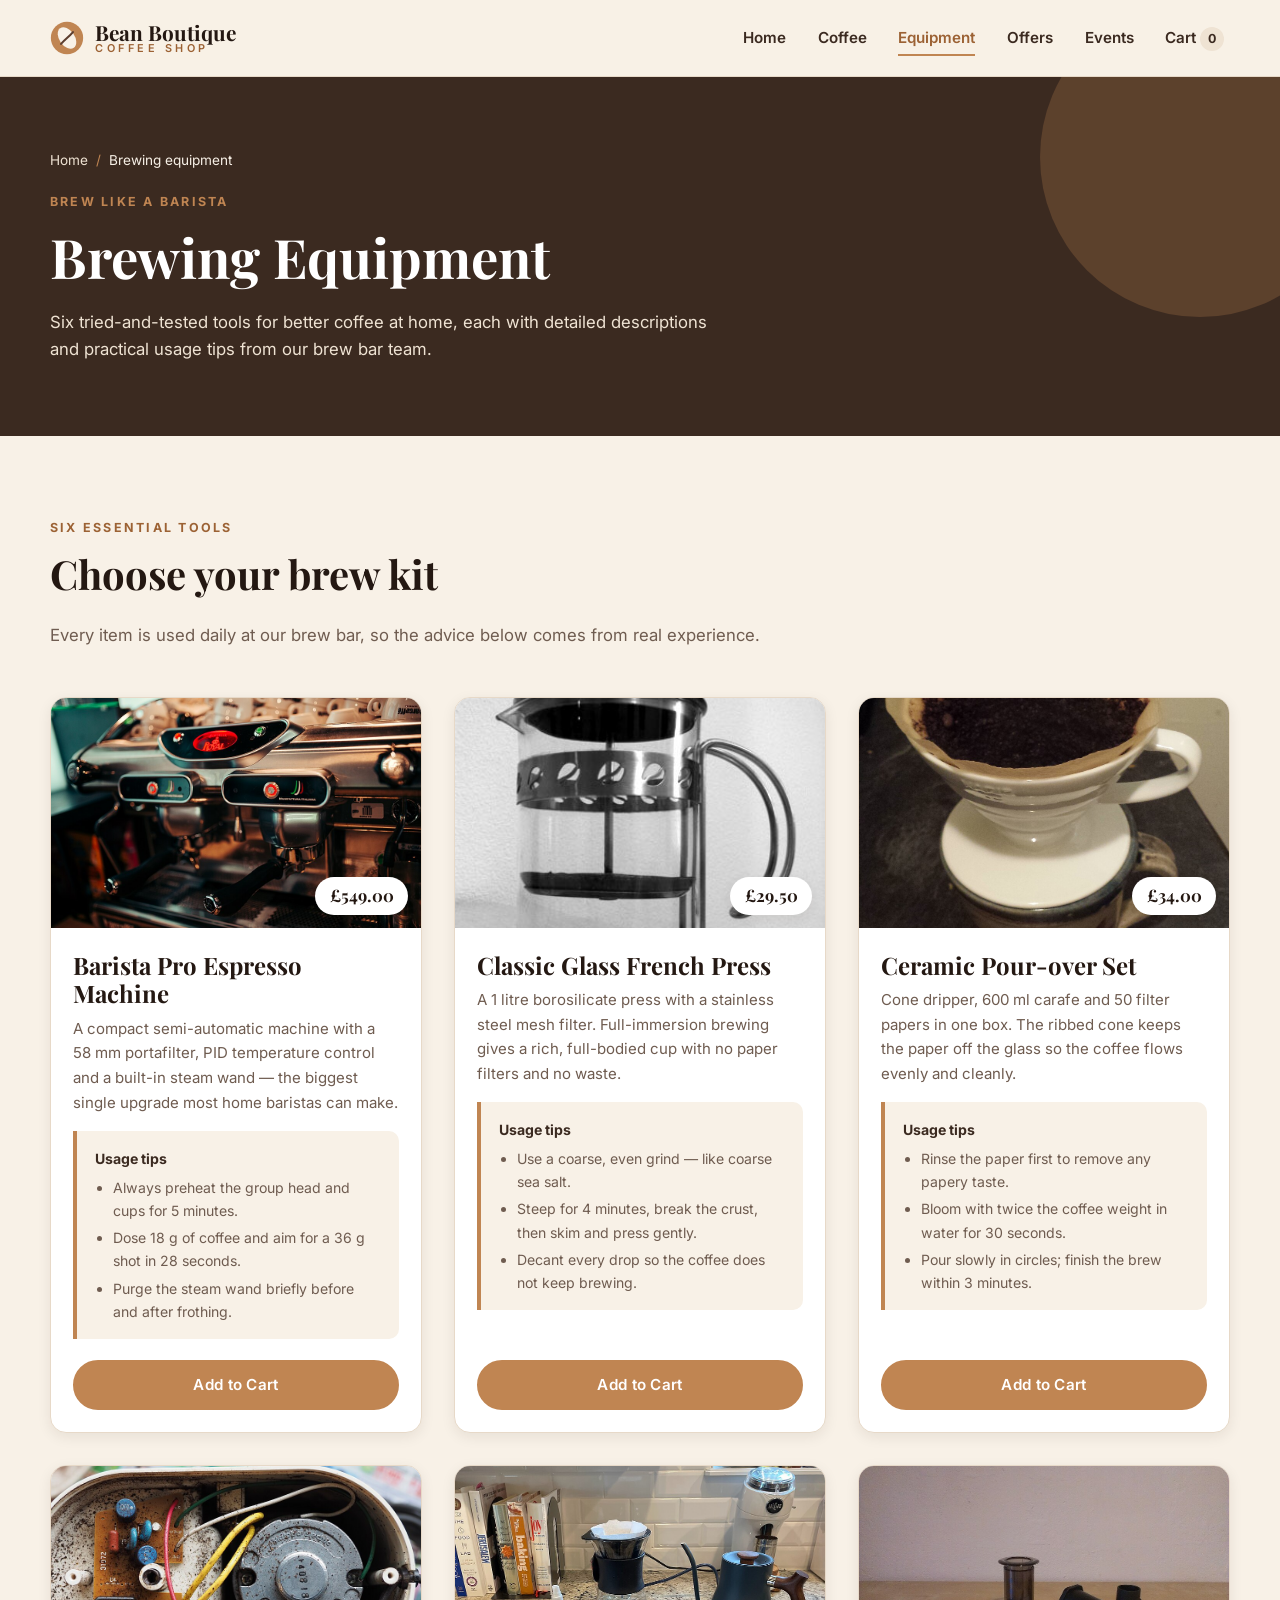
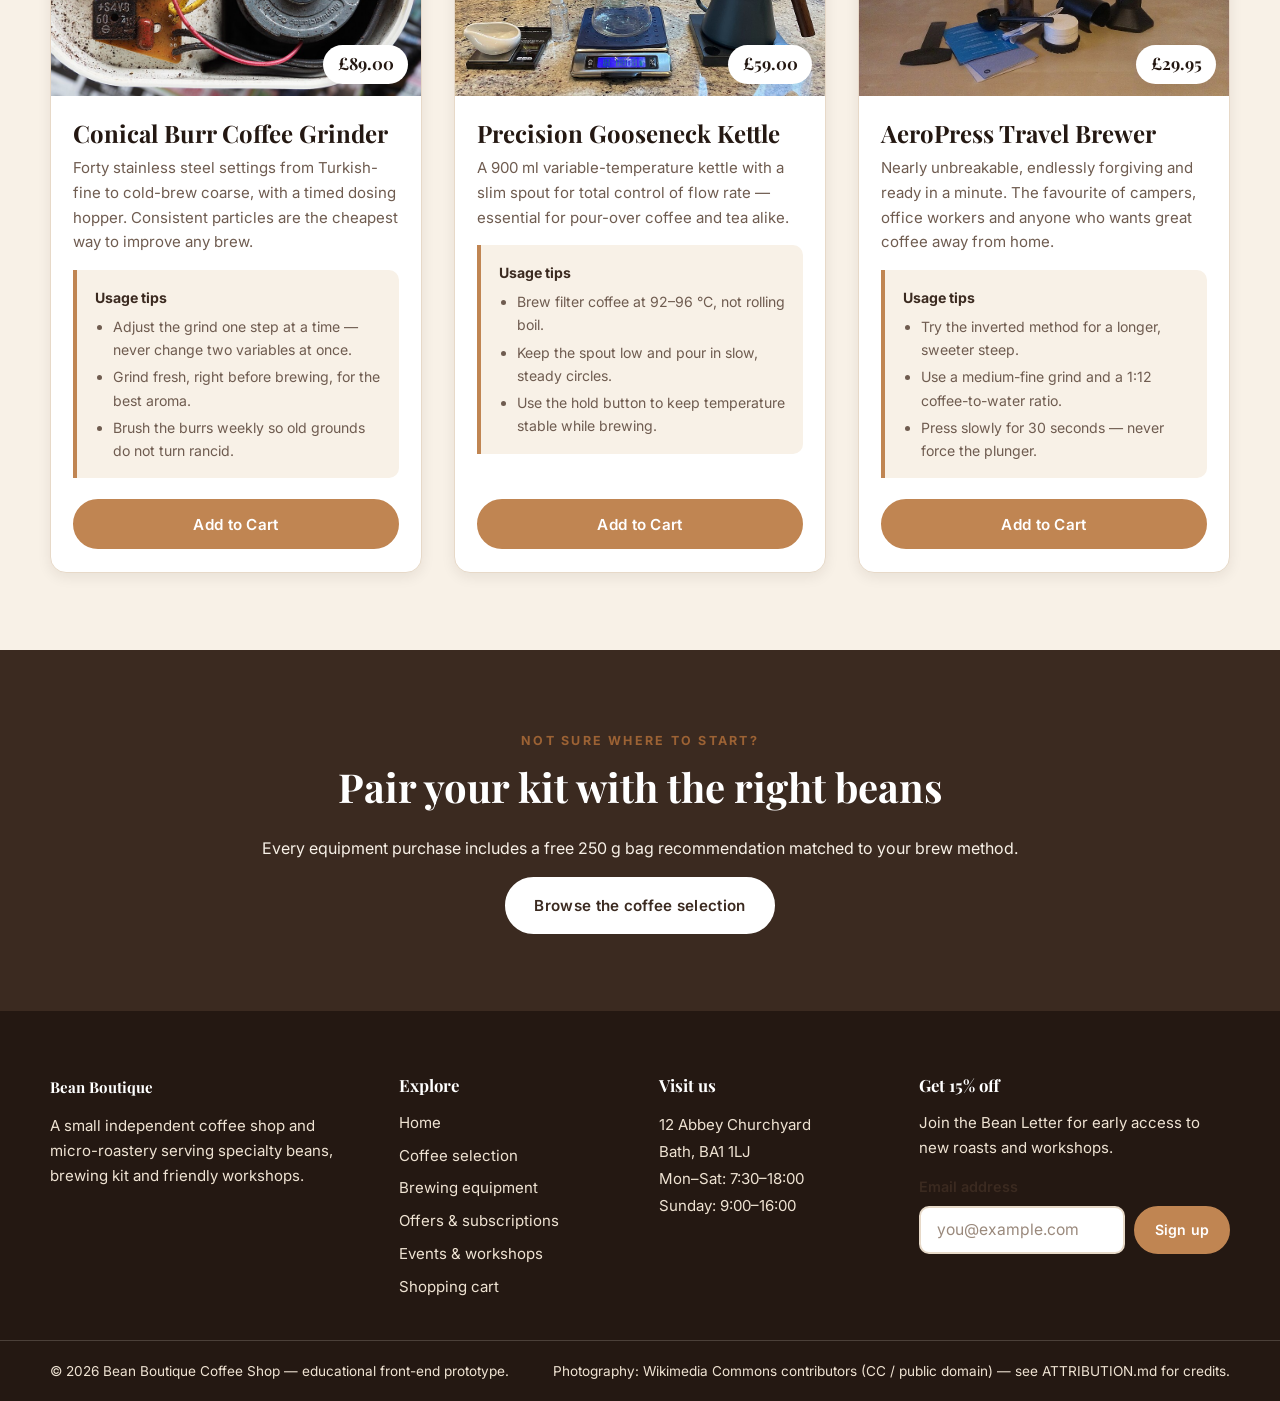
<file: equipment.html>
<!DOCTYPE html>
<html lang="en">
<head>
  <meta charset="UTF-8">
  <meta name="viewport" content="width=device-width, initial-scale=1.0">
  <meta name="description" content="Brewing equipment from Bean Boutique — espresso machines, French presses, pour-over sets, grinders and kettles with usage tips.">
  <meta name="theme-color" content="#241812">
  <title>Brewing Equipment | Bean Boutique Coffee Shop</title>

  <link rel="preconnect" href="https://fonts.googleapis.com">
  <link rel="preconnect" href="https://fonts.gstatic.com" crossorigin>
  <link href="https://fonts.googleapis.com/css2?family=Playfair+Display:wght@600;700&amp;family=Inter:wght@400;500;600;700&amp;display=swap" rel="stylesheet">

  <link rel="stylesheet" href="css/styles.css">
</head>
<body class="page-equipment">

  <a class="skip-link" href="#main-content">Skip to main content</a>

  <!-- ============================ HEADER ============================ -->
  <header class="site-header">
    <div class="container header-inner">
      <a class="brand" href="index.html">
        <span class="brand-mark" aria-hidden="true">
          <svg viewBox="0 0 40 40" width="34" height="34" focusable="false">
            <circle cx="20" cy="20" r="19" fill="#c08552"></circle>
            <ellipse cx="20" cy="20" rx="9" ry="14" fill="#f8f1e7" transform="rotate(-35 20 20)"></ellipse>
            <path d="M13 27 C18 21, 22 19, 27 13" stroke="#5c3d2e" stroke-width="2.4" fill="none" stroke-linecap="round"></path>
          </svg>
        </span>
        <span class="brand-text">
          <span class="brand-name">Bean Boutique</span>
          <span class="brand-tag">Coffee Shop</span>
        </span>
      </a>

      <button class="nav-toggle" type="button" aria-expanded="false" aria-controls="primary-nav">
        <span class="nav-toggle-bars" aria-hidden="true"><span></span><span></span><span></span></span>
        <span class="nav-toggle-label">Menu</span>
      </button>

      <nav id="primary-nav" class="primary-nav" aria-label="Primary">
        <ul>
          <li><a href="index.html">Home</a></li>
          <li><a href="coffee.html">Coffee</a></li>
          <li><a href="equipment.html" aria-current="page">Equipment</a></li>
          <li><a href="offers.html">Offers</a></li>
          <li><a href="events.html">Events</a></li>
          <li>
            <a class="nav-cart" href="cart.html">
              Cart <span class="cart-count" data-cart-count>0</span>
            </a>
          </li>
        </ul>
      </nav>
    </div>
  </header>

  <main id="main-content">

    <!-- ======================= PAGE HEADER ======================= -->
    <section class="page-hero" aria-labelledby="page-title">
      <div class="container">
        <ol class="breadcrumb" aria-label="Breadcrumb">
          <li><a href="index.html">Home</a></li>
          <li>Brewing equipment</li>
        </ol>
        <span class="section-eyebrow">Brew like a barista</span>
        <h1 id="page-title">Brewing Equipment</h1>
        <p>Six tried-and-tested tools for better coffee at home, each with detailed descriptions and practical usage tips from our brew bar team.</p>
      </div>
    </section>

    <!-- ==================== EQUIPMENT CATALOGUE ==================== -->
    <section class="section" aria-labelledby="equipment-heading">
      <div class="container">
        <header class="section-header">
          <span class="section-eyebrow">Six essential tools</span>
          <h2 id="equipment-heading">Choose your brew kit</h2>
          <p>Every item is used daily at our brew bar, so the advice below comes from real experience.</p>
        </header>

        <div class="equipment-grid">

          <article class="equipment-card">
            <div class="equipment-media">
              <img src="images/equipment/espresso-machine.jpg" alt="Espresso machine extracting two shots into glass cups" width="900" height="600" loading="lazy">
              <span class="equipment-price-tag">£549.00</span>
            </div>
            <div class="equipment-body">
              <h3>Barista Pro Espresso Machine</h3>
              <p class="equipment-desc">A compact semi-automatic machine with a 58&nbsp;mm portafilter, PID temperature control and a built-in steam wand — the biggest single upgrade most home baristas can make.</p>
              <div class="usage-tips">
                <strong>Usage tips</strong>
                <ul>
                  <li>Always preheat the group head and cups for 5 minutes.</li>
                  <li>Dose 18&nbsp;g of coffee and aim for a 36&nbsp;g shot in 28 seconds.</li>
                  <li>Purge the steam wand briefly before and after frothing.</li>
                </ul>
              </div>
              <div class="equipment-footer">
                <button type="button" class="btn btn-primary btn-block" data-add-to-cart
                  data-id="equip-01" data-name="Barista Pro Espresso Machine"
                  data-price="549.00" data-image="images/equipment/espresso-machine.jpg">Add to Cart</button>
              </div>
            </div>
          </article>

          <article class="equipment-card">
            <div class="equipment-media">
              <img src="images/equipment/french-press.jpg" alt="Glass French press coffee maker on a table" width="900" height="600" loading="lazy">
              <span class="equipment-price-tag">£29.50</span>
            </div>
            <div class="equipment-body">
              <h3>Classic Glass French Press</h3>
              <p class="equipment-desc">A 1&nbsp;litre borosilicate press with a stainless steel mesh filter. Full-immersion brewing gives a rich, full-bodied cup with no paper filters and no waste.</p>
              <div class="usage-tips">
                <strong>Usage tips</strong>
                <ul>
                  <li>Use a coarse, even grind — like coarse sea salt.</li>
                  <li>Steep for 4 minutes, break the crust, then skim and press gently.</li>
                  <li>Decant every drop so the coffee does not keep brewing.</li>
                </ul>
              </div>
              <div class="equipment-footer">
                <button type="button" class="btn btn-primary btn-block" data-add-to-cart
                  data-id="equip-02" data-name="Classic Glass French Press"
                  data-price="29.50" data-image="images/equipment/french-press.jpg">Add to Cart</button>
              </div>
            </div>
          </article>

          <article class="equipment-card">
            <div class="equipment-media">
              <img src="images/equipment/pour-over-set.jpg" alt="Pour-over coffee brewing with a cone dripper on a carafe" width="900" height="600" loading="lazy">
              <span class="equipment-price-tag">£34.00</span>
            </div>
            <div class="equipment-body">
              <h3>Ceramic Pour-over Set</h3>
              <p class="equipment-desc">Cone dripper, 600&nbsp;ml carafe and 50 filter papers in one box. The ribbed cone keeps the paper off the glass so the coffee flows evenly and cleanly.</p>
              <div class="usage-tips">
                <strong>Usage tips</strong>
                <ul>
                  <li>Rinse the paper first to remove any papery taste.</li>
                  <li>Bloom with twice the coffee weight in water for 30 seconds.</li>
                  <li>Pour slowly in circles; finish the brew within 3 minutes.</li>
                </ul>
              </div>
              <div class="equipment-footer">
                <button type="button" class="btn btn-primary btn-block" data-add-to-cart
                  data-id="equip-03" data-name="Ceramic Pour-over Set"
                  data-price="34.00" data-image="images/equipment/pour-over-set.jpg">Add to Cart</button>
              </div>
            </div>
          </article>

          <article class="equipment-card">
            <div class="equipment-media">
              <img src="images/equipment/coffee-grinder.jpg" alt="Electric burr coffee grinder on a kitchen counter" width="900" height="600" loading="lazy">
              <span class="equipment-price-tag">£89.00</span>
            </div>
            <div class="equipment-body">
              <h3>Conical Burr Coffee Grinder</h3>
              <p class="equipment-desc">Forty stainless steel settings from Turkish-fine to cold-brew coarse, with a timed dosing hopper. Consistent particles are the cheapest way to improve any brew.</p>
              <div class="usage-tips">
                <strong>Usage tips</strong>
                <ul>
                  <li>Adjust the grind one step at a time — never change two variables at once.</li>
                  <li>Grind fresh, right before brewing, for the best aroma.</li>
                  <li>Brush the burrs weekly so old grounds do not turn rancid.</li>
                </ul>
              </div>
              <div class="equipment-footer">
                <button type="button" class="btn btn-primary btn-block" data-add-to-cart
                  data-id="equip-04" data-name="Conical Burr Coffee Grinder"
                  data-price="89.00" data-image="images/equipment/coffee-grinder.jpg">Add to Cart</button>
              </div>
            </div>
          </article>

          <article class="equipment-card">
            <div class="equipment-media">
              <img src="images/equipment/gooseneck-kettle.jpg" alt="Gooseneck kettle pouring water over a coffee dripper" width="900" height="600" loading="lazy">
              <span class="equipment-price-tag">£59.00</span>
            </div>
            <div class="equipment-body">
              <h3>Precision Gooseneck Kettle</h3>
              <p class="equipment-desc">A 900&nbsp;ml variable-temperature kettle with a slim spout for total control of flow rate — essential for pour-over coffee and tea alike.</p>
              <div class="usage-tips">
                <strong>Usage tips</strong>
                <ul>
                  <li>Brew filter coffee at 92–96&nbsp;°C, not rolling boil.</li>
                  <li>Keep the spout low and pour in slow, steady circles.</li>
                  <li>Use the hold button to keep temperature stable while brewing.</li>
                </ul>
              </div>
              <div class="equipment-footer">
                <button type="button" class="btn btn-primary btn-block" data-add-to-cart
                  data-id="equip-05" data-name="Precision Gooseneck Kettle"
                  data-price="59.00" data-image="images/equipment/gooseneck-kettle.jpg">Add to Cart</button>
              </div>
            </div>
          </article>

          <article class="equipment-card">
            <div class="equipment-media">
              <img src="images/equipment/aeropress.jpg" alt="AeroPress coffee maker with plunger and filter cap" width="900" height="600" loading="lazy">
              <span class="equipment-price-tag">£29.95</span>
            </div>
            <div class="equipment-body">
              <h3>AeroPress Travel Brewer</h3>
              <p class="equipment-desc">Nearly unbreakable, endlessly forgiving and ready in a minute. The favourite of campers, office workers and anyone who wants great coffee away from home.</p>
              <div class="usage-tips">
                <strong>Usage tips</strong>
                <ul>
                  <li>Try the inverted method for a longer, sweeter steep.</li>
                  <li>Use a medium-fine grind and a 1:12 coffee-to-water ratio.</li>
                  <li>Press slowly for 30 seconds — never force the plunger.</li>
                </ul>
              </div>
              <div class="equipment-footer">
                <button type="button" class="btn btn-primary btn-block" data-add-to-cart
                  data-id="equip-06" data-name="AeroPress Travel Brewer"
                  data-price="29.95" data-image="images/equipment/aeropress.jpg">Add to Cart</button>
              </div>
            </div>
          </article>

        </div>
      </div>
    </section>

    <!-- ===================== BREW GUIDE TEASER ===================== -->
    <section class="section section--dark" aria-labelledby="guide-title">
      <div class="container text-center">
        <span class="section-eyebrow">Not sure where to start?</span>
        <h2 id="guide-title">Pair your kit with the right beans</h2>
        <p>Every equipment purchase includes a free 250&nbsp;g bag recommendation matched to your brew method.</p>
        <a class="btn btn-light" href="coffee.html">Browse the coffee selection</a>
      </div>
    </section>

  </main>

  <!-- ============================ FOOTER ============================ -->
  <footer class="site-footer">
    <div class="container footer-grid">
      <div class="footer-col footer-brand">
        <p class="brand-name">Bean Boutique</p>
        <p>A small independent coffee shop and micro-roastery serving specialty beans, brewing kit and friendly workshops.</p>
      </div>

      <nav class="footer-col" aria-label="Footer">
        <h2 class="footer-heading">Explore</h2>
        <ul class="footer-links">
          <li><a href="index.html">Home</a></li>
          <li><a href="coffee.html">Coffee selection</a></li>
          <li><a href="equipment.html">Brewing equipment</a></li>
          <li><a href="offers.html">Offers &amp; subscriptions</a></li>
          <li><a href="events.html">Events &amp; workshops</a></li>
          <li><a href="cart.html">Shopping cart</a></li>
        </ul>
      </nav>

      <div class="footer-col">
        <h2 class="footer-heading">Visit us</h2>
        <address>
          12 Abbey Churchyard<br>
          Bath, BA1 1LJ<br>
          Mon–Sat: 7:30–18:00<br>
          Sunday: 9:00–16:00
        </address>
      </div>

      <div class="footer-col">
        <h2 class="footer-heading">Get 15% off</h2>
        <p>Join the Bean Letter for early access to new roasts and workshops.</p>
        <form class="newsletter-form js-newsletter" novalidate>
          <label for="footer-email">Email address</label>
          <div class="newsletter-row">
            <input type="email" id="footer-email" name="email" autocomplete="email" placeholder="you@example.com" required aria-describedby="footer-email-message">
            <button class="btn btn-primary btn-small" type="submit">Sign up</button>
          </div>
          <p class="form-message" id="footer-email-message" role="status"></p>
        </form>
      </div>
    </div>

    <div class="footer-bottom">
      <div class="container">
        <p>
          <span>&copy; <span data-current-year>2026</span> Bean Boutique Coffee Shop — educational front-end prototype.</span>
          <span>Photography: Wikimedia Commons contributors (CC / public domain) — see ATTRIBUTION.md for credits.</span>
        </p>
      </div>
    </div>
  </footer>

  <!-- Site script (all custom JavaScript lives here) -->
  <script src="js/script.js"></script>
</body>
</html>
</file>
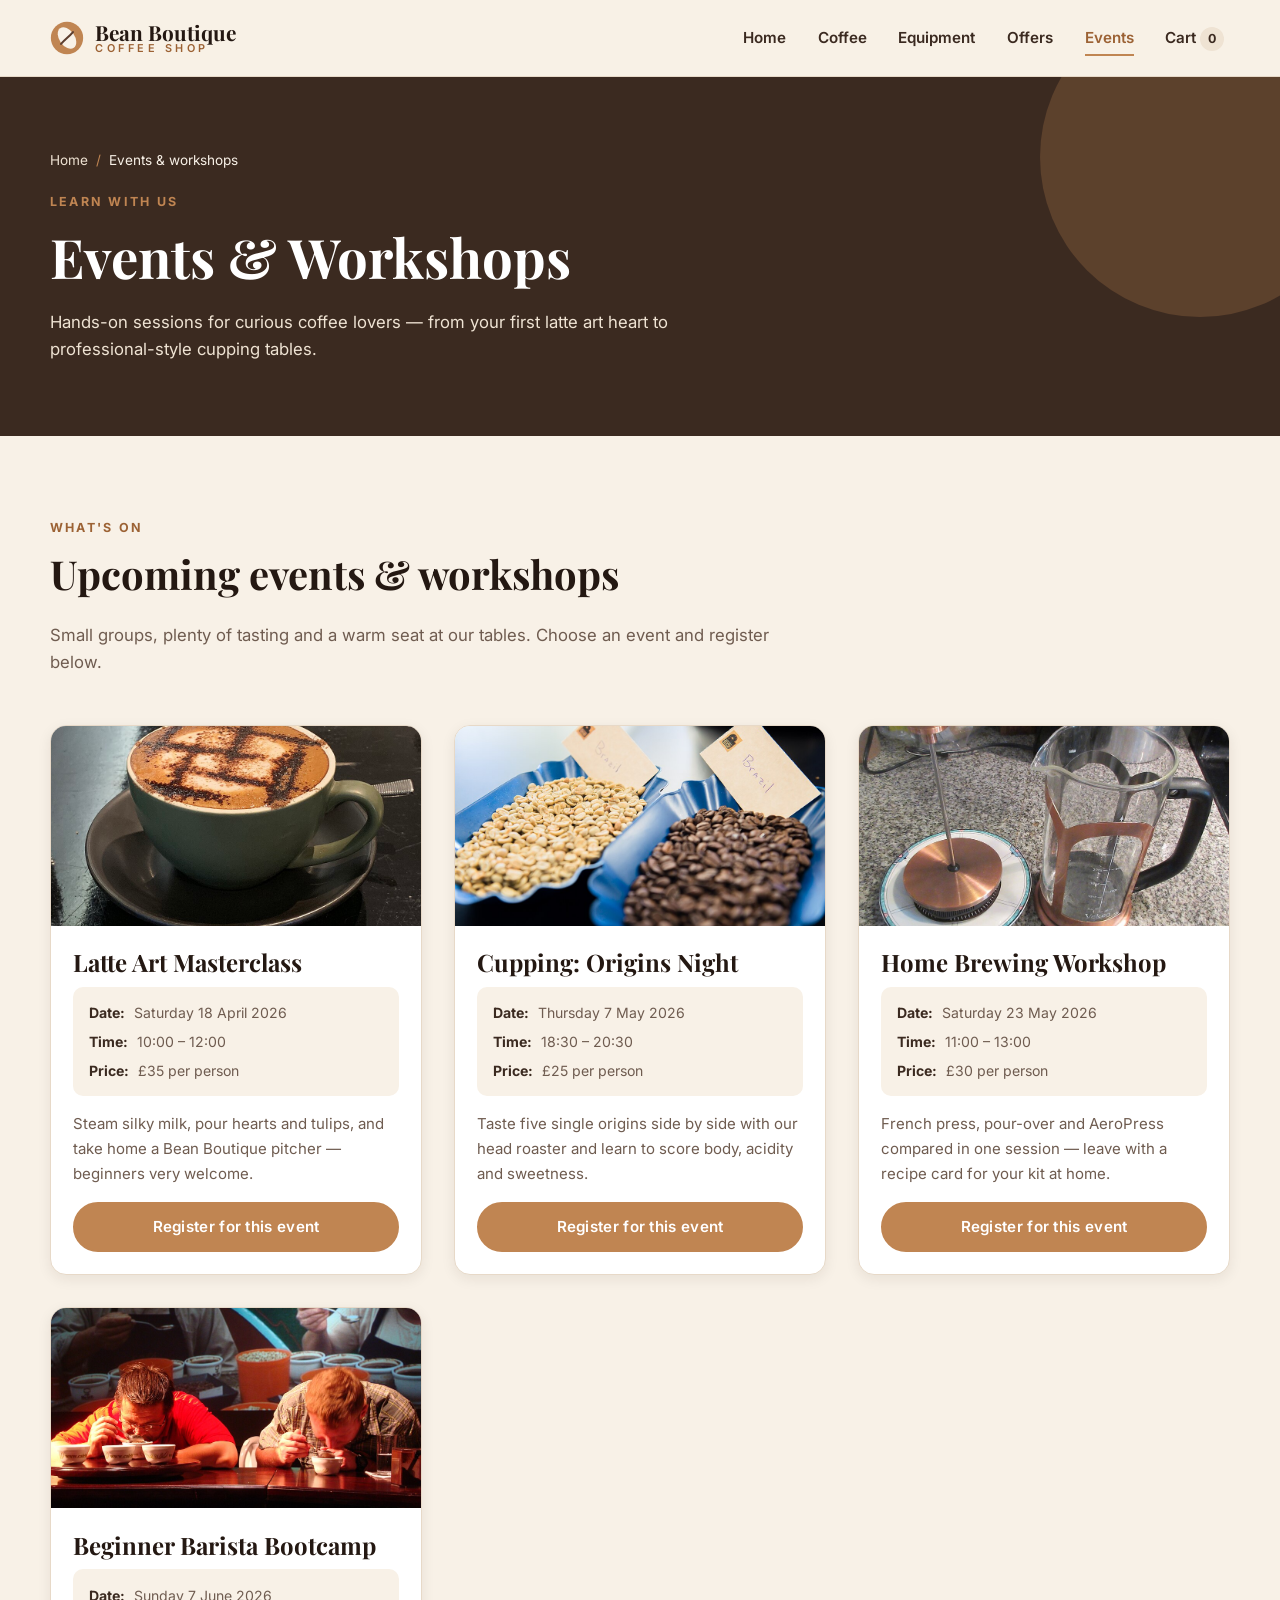
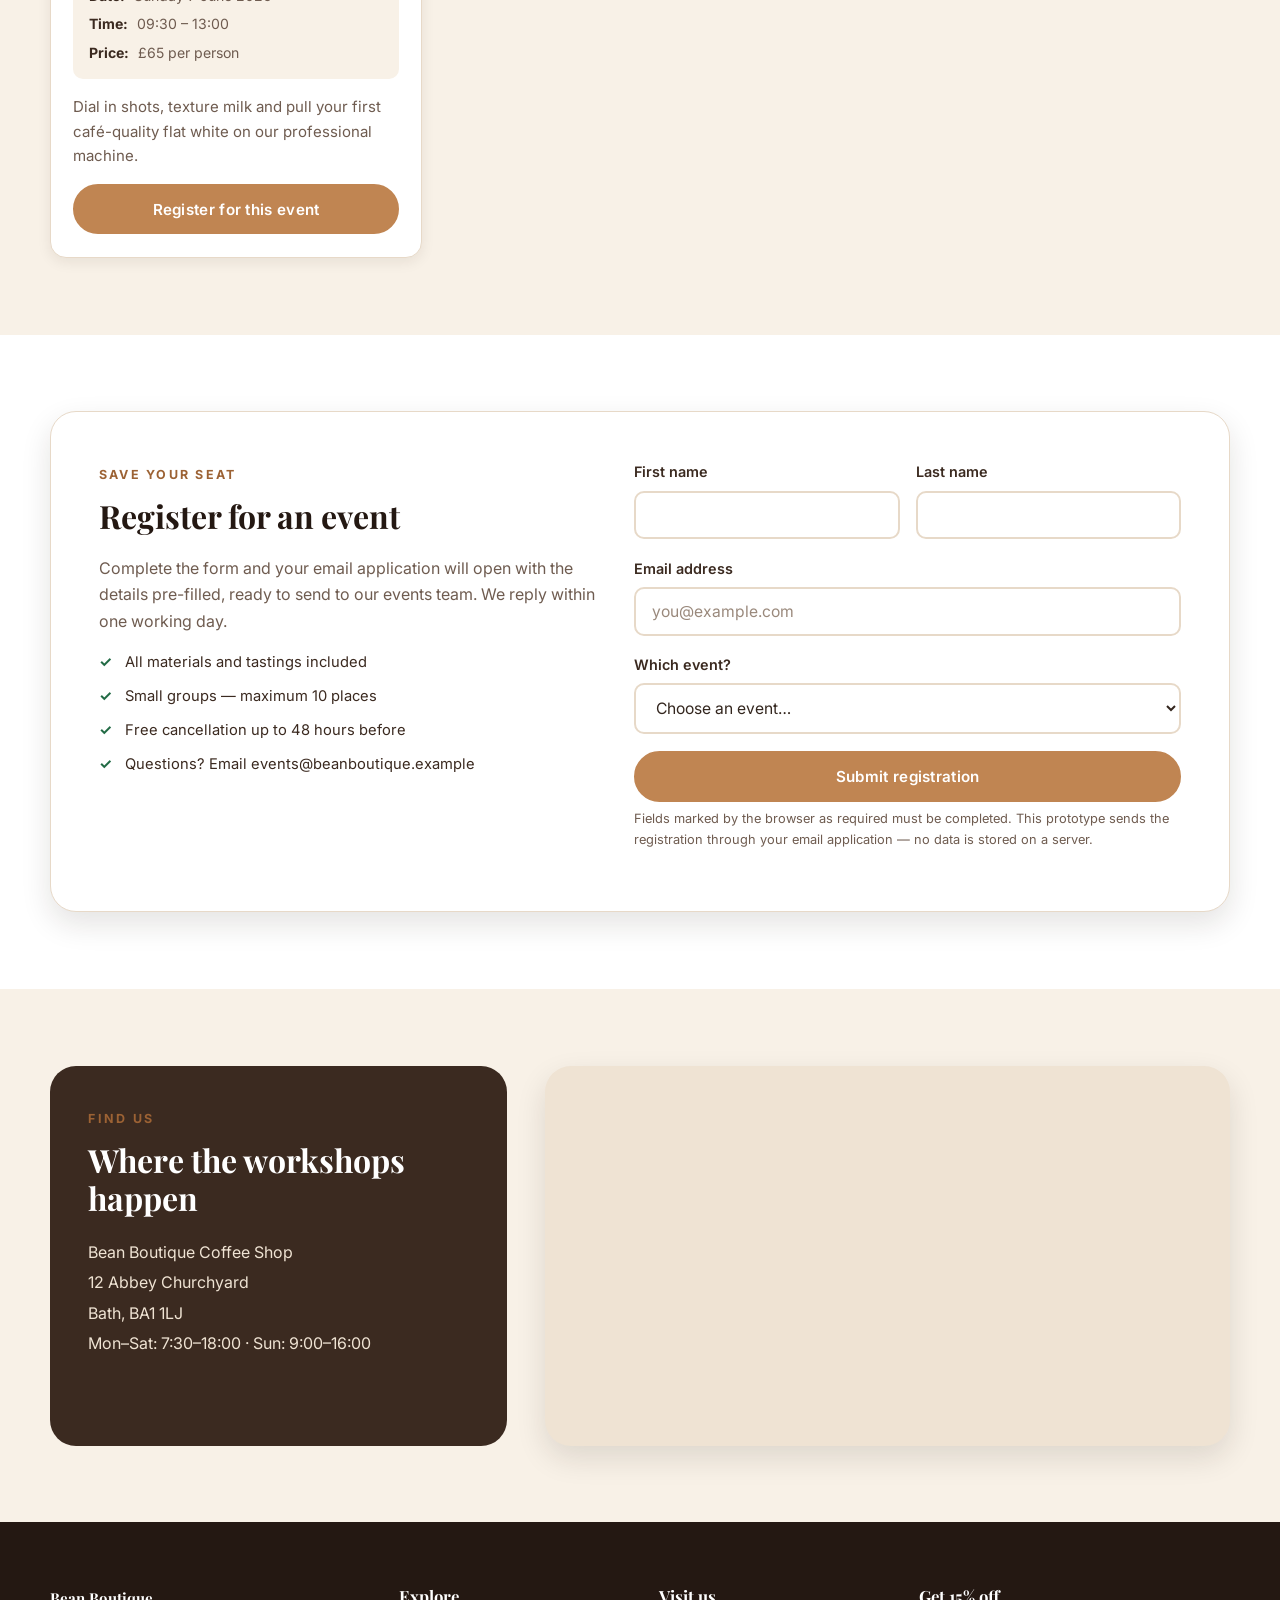
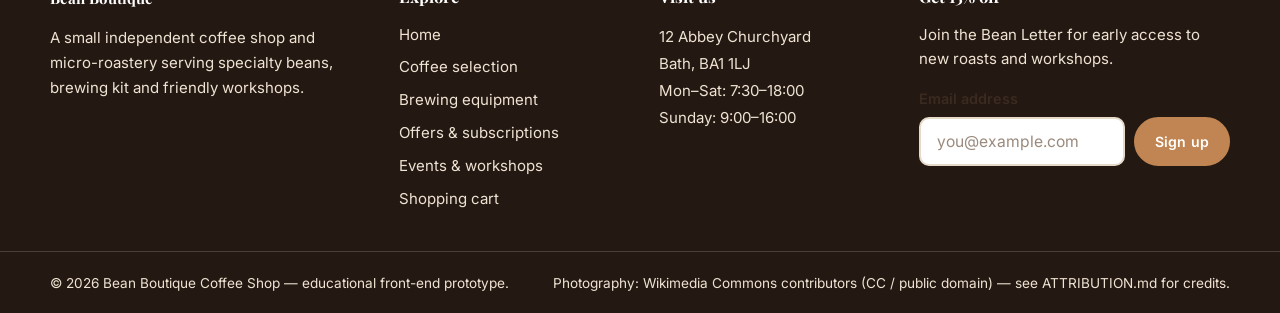
<file: events.html>
<!DOCTYPE html>
<html lang="en">
<head>
  <meta charset="UTF-8">
  <meta name="viewport" content="width=device-width, initial-scale=1.0">
  <meta name="description" content="Bean Boutique events and workshops — latte art classes, cupping nights and brewing workshops with easy registration.">
  <meta name="theme-color" content="#241812">
  <title>Events &amp; Workshops | Bean Boutique Coffee Shop</title>

  <link rel="preconnect" href="https://fonts.googleapis.com">
  <link rel="preconnect" href="https://fonts.gstatic.com" crossorigin>
  <link href="https://fonts.googleapis.com/css2?family=Playfair+Display:wght@600;700&amp;family=Inter:wght@400;500;600;700&amp;display=swap" rel="stylesheet">

  <link rel="stylesheet" href="css/styles.css">

</head>
<body class="page-events">

  <a class="skip-link" href="#main-content">Skip to main content</a>

  <!-- ============================ HEADER ============================ -->
  <header class="site-header">
    <div class="container header-inner">
      <a class="brand" href="index.html">
        <span class="brand-mark" aria-hidden="true">
          <svg viewBox="0 0 40 40" width="34" height="34" focusable="false">
            <circle cx="20" cy="20" r="19" fill="#c08552"></circle>
            <ellipse cx="20" cy="20" rx="9" ry="14" fill="#f8f1e7" transform="rotate(-35 20 20)"></ellipse>
            <path d="M13 27 C18 21, 22 19, 27 13" stroke="#5c3d2e" stroke-width="2.4" fill="none" stroke-linecap="round"></path>
          </svg>
        </span>
        <span class="brand-text">
          <span class="brand-name">Bean Boutique</span>
          <span class="brand-tag">Coffee Shop</span>
        </span>
      </a>

      <button class="nav-toggle" type="button" aria-expanded="false" aria-controls="primary-nav">
        <span class="nav-toggle-bars" aria-hidden="true"><span></span><span></span><span></span></span>
        <span class="nav-toggle-label">Menu</span>
      </button>

      <nav id="primary-nav" class="primary-nav" aria-label="Primary">
        <ul>
          <li><a href="index.html">Home</a></li>
          <li><a href="coffee.html">Coffee</a></li>
          <li><a href="equipment.html">Equipment</a></li>
          <li><a href="offers.html">Offers</a></li>
          <li><a href="events.html" aria-current="page">Events</a></li>
          <li>
            <a class="nav-cart" href="cart.html">
              Cart <span class="cart-count" data-cart-count>0</span>
            </a>
          </li>
        </ul>
      </nav>
    </div>
  </header>

  <main id="main-content">

    <!-- ======================= PAGE HEADER ======================= -->
    <section class="page-hero" aria-labelledby="page-title">
      <div class="container">
        <ol class="breadcrumb" aria-label="Breadcrumb">
          <li><a href="index.html">Home</a></li>
          <li>Events &amp; workshops</li>
        </ol>
        <span class="section-eyebrow">Learn with us</span>
        <h1 id="page-title">Events &amp; Workshops</h1>
        <p>Hands-on sessions for curious coffee lovers — from your first latte art heart to professional-style cupping tables.</p>
      </div>
    </section>

    <!-- ======================= UPCOMING EVENTS ======================= -->
    <section class="section" aria-labelledby="events-heading">
      <div class="container">
        <header class="section-header">
          <span class="section-eyebrow">What's on</span>
          <h2 id="events-heading">Upcoming events &amp; workshops</h2>
          <p>Small groups, plenty of tasting and a warm seat at our tables. Choose an event and register below.</p>
        </header>

        <div class="event-grid">

          <article class="event-card">
            <img src="images/events/event-latte-art.jpg" alt="Barista pouring latte art into a coffee cup" width="900" height="600" loading="lazy">
            <div class="event-card-body">
              <h3>Latte Art Masterclass</h3>
              <dl class="event-facts">
                <div><dt>Date:</dt><dd>Saturday 18 April 2026</dd></div>
                <div><dt>Time:</dt><dd>10:00 – 12:00</dd></div>
                <div><dt>Price:</dt><dd>£35 per person</dd></div>
              </dl>
              <p>Steam silky milk, pour hearts and tulips, and take home a Bean Boutique pitcher — beginners very welcome.</p>
              <button type="button" class="btn btn-primary" data-register-event="Latte Art Masterclass — 18 April 2026">Register for this event</button>
            </div>
          </article>

          <article class="event-card">
            <img src="images/events/event-cupping.jpg" alt="Coffee cupping table with tasting bowls and spoons" width="900" height="600" loading="lazy">
            <div class="event-card-body">
              <h3>Cupping: Origins Night</h3>
              <dl class="event-facts">
                <div><dt>Date:</dt><dd>Thursday 7 May 2026</dd></div>
                <div><dt>Time:</dt><dd>18:30 – 20:30</dd></div>
                <div><dt>Price:</dt><dd>£25 per person</dd></div>
              </dl>
              <p>Taste five single origins side by side with our head roaster and learn to score body, acidity and sweetness.</p>
              <button type="button" class="btn btn-primary" data-register-event="Cupping: Origins Night — 7 May 2026">Register for this event</button>
            </div>
          </article>

          <article class="event-card">
            <img src="images/events/event-brew-workshop.jpg" alt="Person brewing coffee with a French press in a workshop" width="900" height="600" loading="lazy">
            <div class="event-card-body">
              <h3>Home Brewing Workshop</h3>
              <dl class="event-facts">
                <div><dt>Date:</dt><dd>Saturday 23 May 2026</dd></div>
                <div><dt>Time:</dt><dd>11:00 – 13:00</dd></div>
                <div><dt>Price:</dt><dd>£30 per person</dd></div>
              </dl>
              <p>French press, pour-over and AeroPress compared in one session — leave with a recipe card for your kit at home.</p>
              <button type="button" class="btn btn-primary" data-register-event="Home Brewing Workshop — 23 May 2026">Register for this event</button>
            </div>
          </article>

          <article class="event-card">
            <img src="images/events/event-tasting.jpg" alt="Guests tasting coffee together at a tasting session" width="900" height="600" loading="lazy">
            <div class="event-card-body">
              <h3>Beginner Barista Bootcamp</h3>
              <dl class="event-facts">
                <div><dt>Date:</dt><dd>Sunday 7 June 2026</dd></div>
                <div><dt>Time:</dt><dd>09:30 – 13:00</dd></div>
                <div><dt>Price:</dt><dd>£65 per person</dd></div>
              </dl>
              <p>Dial in shots, texture milk and pull your first café-quality flat white on our professional machine.</p>
              <button type="button" class="btn btn-primary" data-register-event="Beginner Barista Bootcamp — 7 June 2026">Register for this event</button>
            </div>
          </article>

        </div>
      </div>
    </section>

    <!-- ===================== REGISTRATION FORM ===================== -->
    <section class="section section--alt" id="registration" aria-labelledby="registration-title">
      <div class="container">
        <div class="registration-panel">

          <div class="registration-info">
            <span class="section-eyebrow">Save your seat</span>
            <h2 id="registration-title">Register for an event</h2>
            <p>Complete the form and your email application will open with the details pre-filled, ready to send to our events team. We reply within one working day.</p>
            <ul class="registration-notes">
              <li>All materials and tastings included</li>
              <li>Small groups — maximum 10 places</li>
              <li>Free cancellation up to 48 hours before</li>
              <li>Questions? Email events@beanboutique.example</li>
            </ul>
          </div>

          <form id="registration-form" action="mailto:events@beanboutique.example" method="post" enctype="text/plain" novalidate>
            <div class="form-row">
              <div class="form-field">
                <label for="reg-first-name">First name</label>
                <input type="text" id="reg-first-name" name="firstName" autocomplete="given-name" required aria-describedby="reg-first-name-error">
                <p class="field-error" id="reg-first-name-error" hidden></p>
              </div>

              <div class="form-field">
                <label for="reg-last-name">Last name</label>
                <input type="text" id="reg-last-name" name="lastName" autocomplete="family-name" required aria-describedby="reg-last-name-error">
                <p class="field-error" id="reg-last-name-error" hidden></p>
              </div>
            </div>

            <div class="form-field">
              <label for="reg-email">Email address</label>
              <input type="email" id="reg-email" name="email" autocomplete="email" placeholder="you@example.com" required aria-describedby="reg-email-error">
              <p class="field-error" id="reg-email-error" hidden></p>
            </div>

            <div class="form-field">
              <label for="reg-event">Which event?</label>
              <select id="reg-event" name="event" required aria-describedby="reg-event-error">
                <option value="">Choose an event&hellip;</option>
                <option value="Latte Art Masterclass — 18 April 2026">Latte Art Masterclass — 18 April 2026</option>
                <option value="Cupping: Origins Night — 7 May 2026">Cupping: Origins Night — 7 May 2026</option>
                <option value="Home Brewing Workshop — 23 May 2026">Home Brewing Workshop — 23 May 2026</option>
                <option value="Beginner Barista Bootcamp — 7 June 2026">Beginner Barista Bootcamp — 7 June 2026</option>
                <option value="General enquiry">General enquiry</option>
              </select>
              <p class="field-error" id="reg-event-error" hidden></p>
            </div>

            <button type="submit" class="btn btn-primary btn-block">Submit registration</button>
            <p class="form-hint">Fields marked by the browser as required must be completed. This prototype sends the registration through your email application — no data is stored on a server.</p>

            <p class="form-message form-message--success" id="registration-success" role="status" hidden></p>
          </form>

        </div>
      </div>
    </section>

    <!-- ==================== LOCATION MAP ==================== -->
    <section class="section" aria-labelledby="visit-title">
      <div class="container">
        <div class="map-layout">

          <div class="map-info">
            <span class="section-eyebrow">Find us</span>
            <h2 id="visit-title">Where the workshops happen</h2>
            <address>
              Bean Boutique Coffee Shop<br>
              12 Abbey Churchyard<br>
              Bath, BA1 1LJ<br>
              Mon–Sat: 7:30–18:00 · Sun: 9:00–16:00
            </address>
          </div>

          <div class="map-frame">
            <div id="shop-map" role="region" aria-label="Google map showing the event location">
              <iframe
                src="https://www.google.com/maps/embed?pb=!1m14!1m12!1m3!1d238.70116794191594!2d96.12924066415019!3d16.8155037951196!2m3!1f0!2f0!3f0!3m2!1i1024!2i768!4f13.1!5e0!3m2!1sen!2smm!4v1791521537766!5m2!1sen!2smm"
                width="600"
                height="450"
                style="border:0;"
                allowfullscreen=""
                loading="lazy"
                referrerpolicy="strict-origin-when-cross-origin"
                title="Google map showing the event location">
              </iframe>
            </div>
          </div>

        </div>
      </div>
    </section>

  </main>

  <!-- ============================ FOOTER ============================ -->
  <footer class="site-footer">
    <div class="container footer-grid">
      <div class="footer-col footer-brand">
        <p class="brand-name">Bean Boutique</p>
        <p>A small independent coffee shop and micro-roastery serving specialty beans, brewing kit and friendly workshops.</p>
      </div>

      <nav class="footer-col" aria-label="Footer">
        <h2 class="footer-heading">Explore</h2>
        <ul class="footer-links">
          <li><a href="index.html">Home</a></li>
          <li><a href="coffee.html">Coffee selection</a></li>
          <li><a href="equipment.html">Brewing equipment</a></li>
          <li><a href="offers.html">Offers &amp; subscriptions</a></li>
          <li><a href="events.html">Events &amp; workshops</a></li>
          <li><a href="cart.html">Shopping cart</a></li>
        </ul>
      </nav>

      <div class="footer-col">
        <h2 class="footer-heading">Visit us</h2>
        <address>
          12 Abbey Churchyard<br>
          Bath, BA1 1LJ<br>
          Mon–Sat: 7:30–18:00<br>
          Sunday: 9:00–16:00
        </address>
      </div>

      <div class="footer-col">
        <h2 class="footer-heading">Get 15% off</h2>
        <p>Join the Bean Letter for early access to new roasts and workshops.</p>
        <form class="newsletter-form js-newsletter" novalidate>
          <label for="footer-email">Email address</label>
          <div class="newsletter-row">
            <input type="email" id="footer-email" name="email" autocomplete="email" placeholder="you@example.com" required aria-describedby="footer-email-message">
            <button class="btn btn-primary btn-small" type="submit">Sign up</button>
          </div>
          <p class="form-message" id="footer-email-message" role="status"></p>
        </form>
      </div>
    </div>

    <div class="footer-bottom">
      <div class="container">
        <p>
          <span>&copy; <span data-current-year>2026</span> Bean Boutique Coffee Shop — educational front-end prototype.</span>
          <span>Photography: Wikimedia Commons contributors (CC / public domain) — see ATTRIBUTION.md for credits.</span>
        </p>
      </div>
    </div>
  </footer>

  <!-- Site script (all custom JavaScript lives here) -->
  <script src="js/script.js"></script>
</body>
</html>
</file>
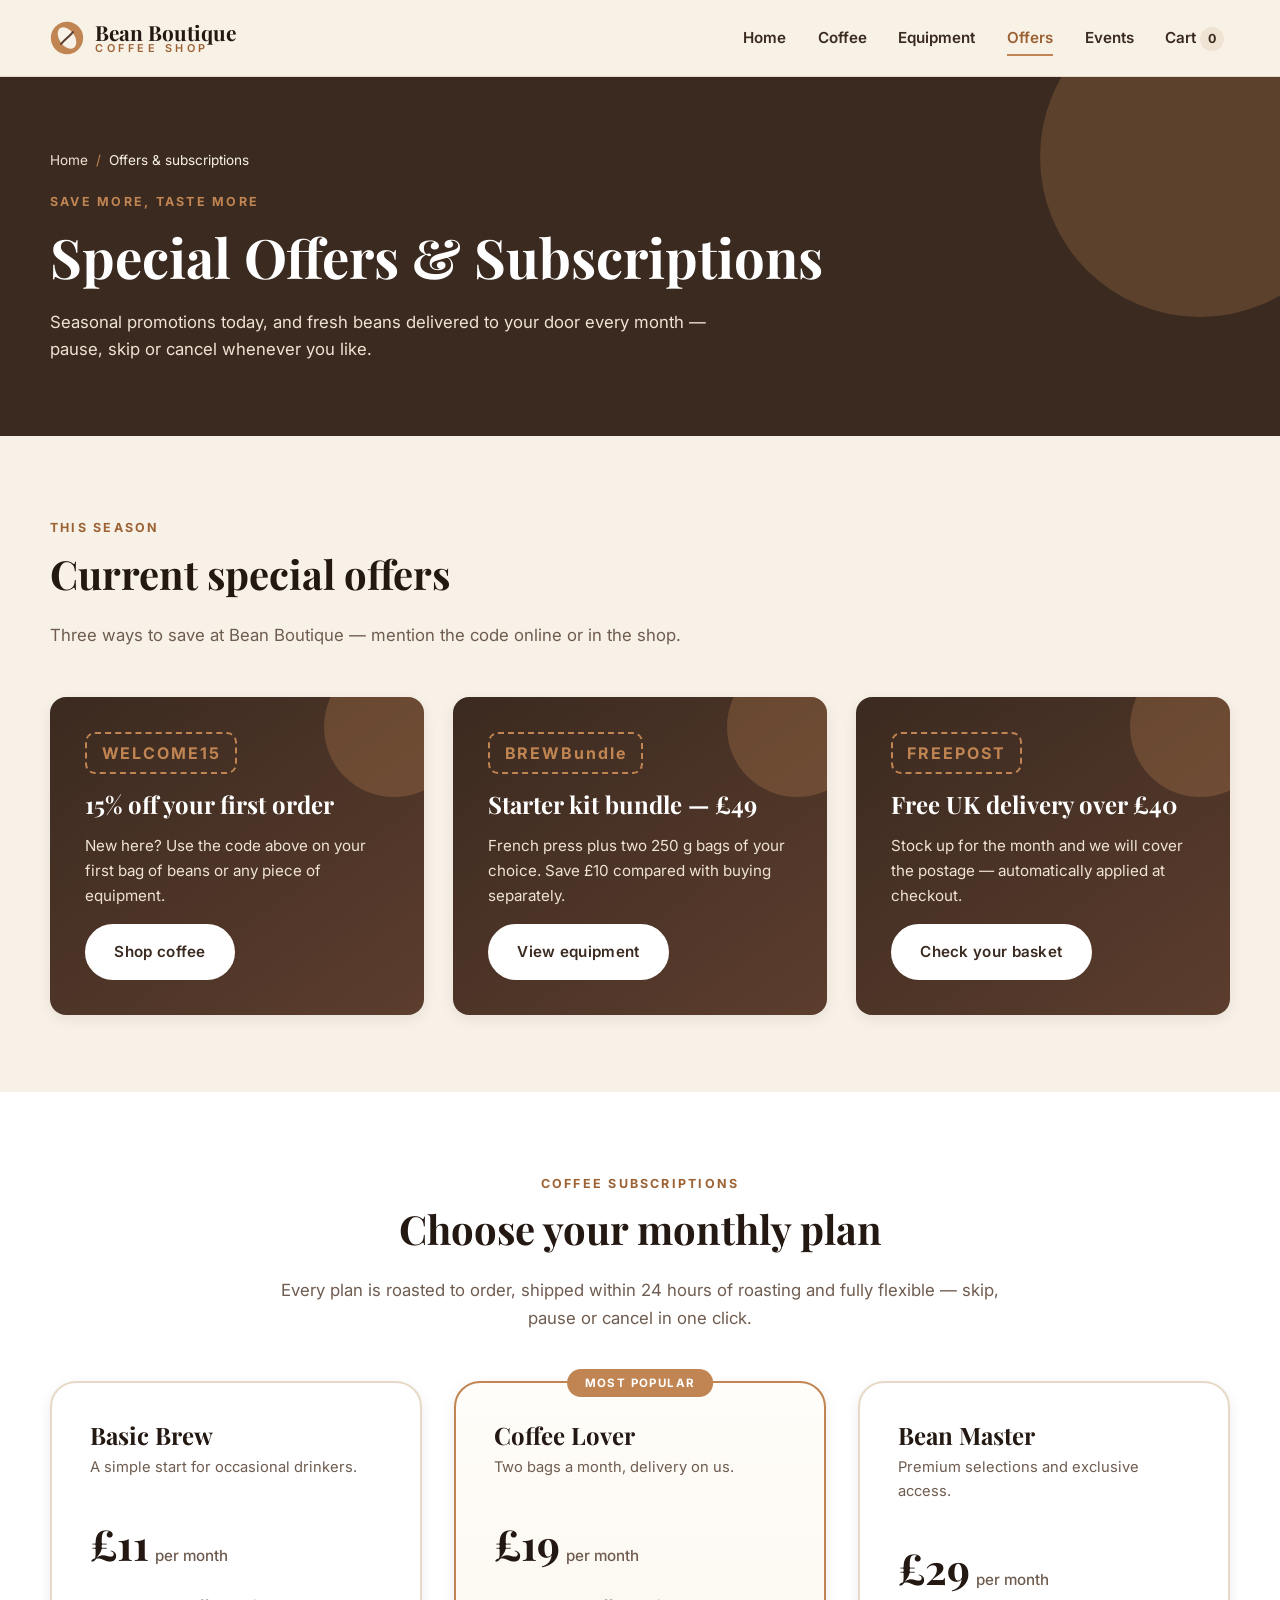
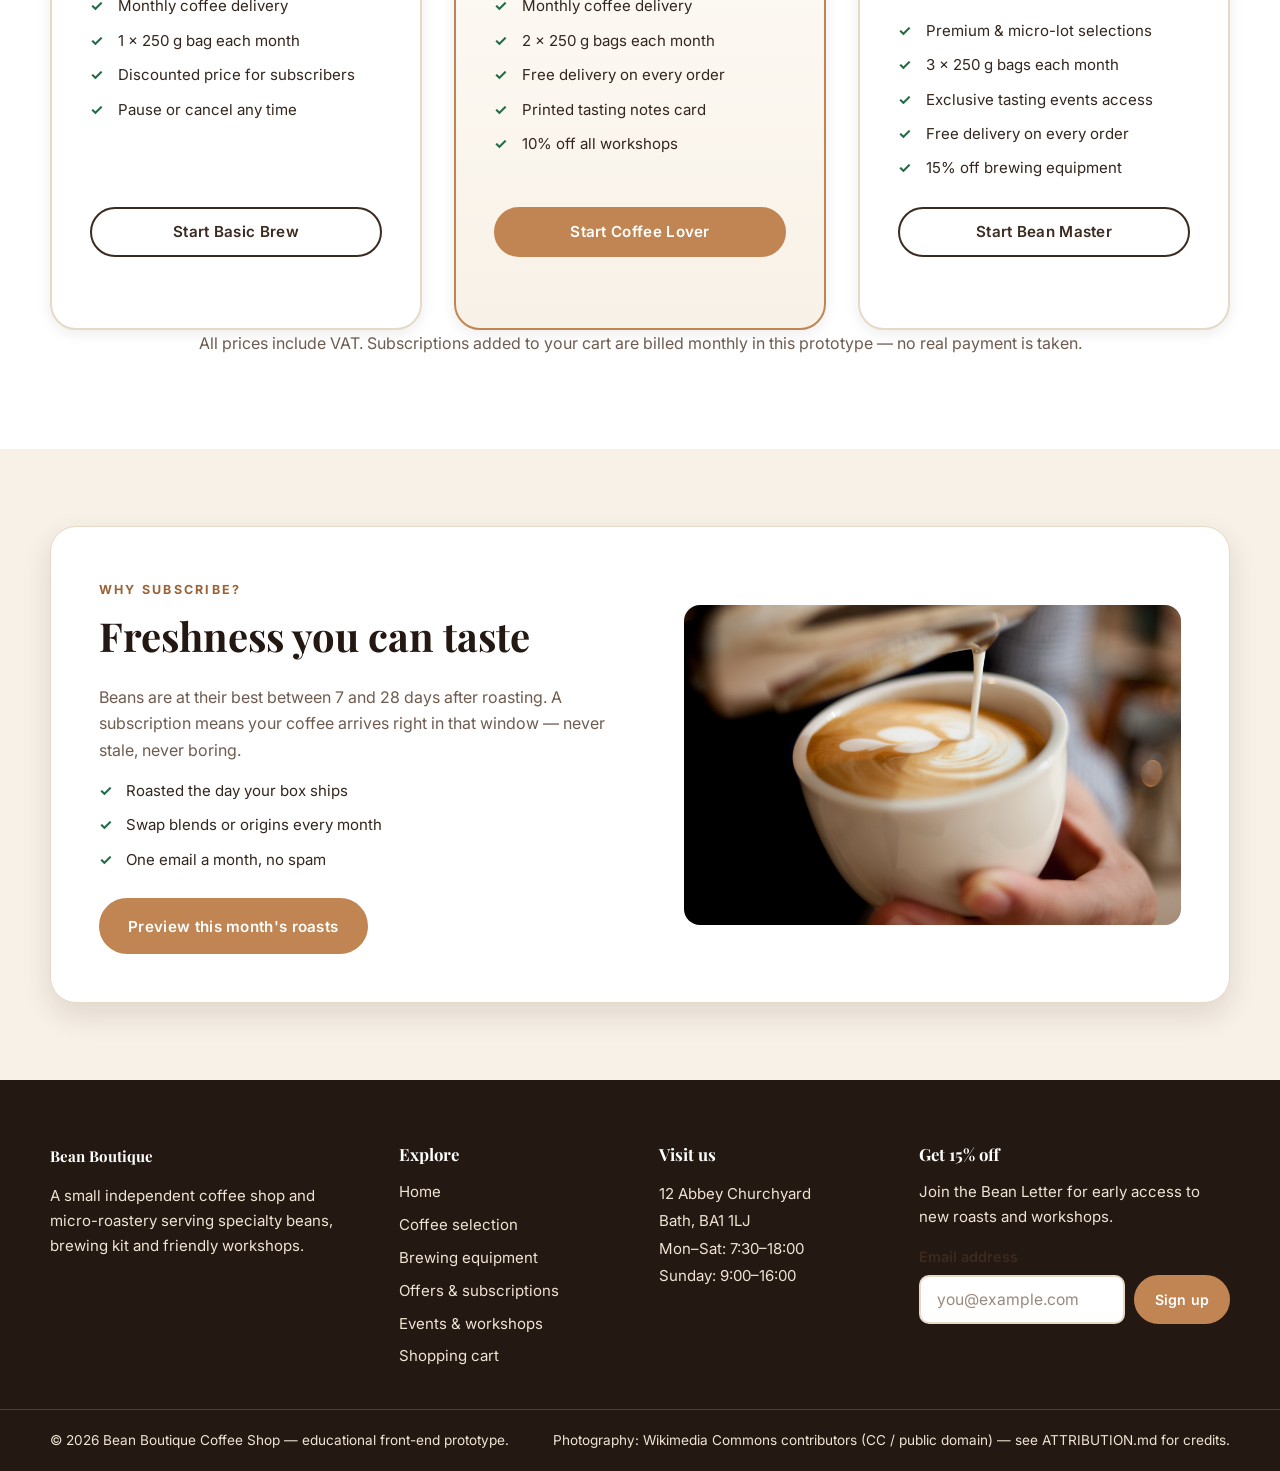
<file: offers.html>
<!DOCTYPE html>
<html lang="en">
<head>
  <meta charset="UTF-8">
  <meta name="viewport" content="width=device-width, initial-scale=1.0">
  <meta name="description" content="Bean Boutique special offers and coffee subscriptions — seasonal deals plus Basic Brew, Coffee Lover and Bean Master plans.">
  <meta name="theme-color" content="#241812">
  <title>Offers &amp; Subscriptions | Bean Boutique Coffee Shop</title>

  <link rel="preconnect" href="https://fonts.googleapis.com">
  <link rel="preconnect" href="https://fonts.gstatic.com" crossorigin>
  <link href="https://fonts.googleapis.com/css2?family=Playfair+Display:wght@600;700&amp;family=Inter:wght@400;500;600;700&amp;display=swap" rel="stylesheet">

  <link rel="stylesheet" href="css/styles.css">
</head>
<body class="page-offers">

  <a class="skip-link" href="#main-content">Skip to main content</a>

  <!-- ============================ HEADER ============================ -->
  <header class="site-header">
    <div class="container header-inner">
      <a class="brand" href="index.html">
        <span class="brand-mark" aria-hidden="true">
          <svg viewBox="0 0 40 40" width="34" height="34" focusable="false">
            <circle cx="20" cy="20" r="19" fill="#c08552"></circle>
            <ellipse cx="20" cy="20" rx="9" ry="14" fill="#f8f1e7" transform="rotate(-35 20 20)"></ellipse>
            <path d="M13 27 C18 21, 22 19, 27 13" stroke="#5c3d2e" stroke-width="2.4" fill="none" stroke-linecap="round"></path>
          </svg>
        </span>
        <span class="brand-text">
          <span class="brand-name">Bean Boutique</span>
          <span class="brand-tag">Coffee Shop</span>
        </span>
      </a>

      <button class="nav-toggle" type="button" aria-expanded="false" aria-controls="primary-nav">
        <span class="nav-toggle-bars" aria-hidden="true"><span></span><span></span><span></span></span>
        <span class="nav-toggle-label">Menu</span>
      </button>

      <nav id="primary-nav" class="primary-nav" aria-label="Primary">
        <ul>
          <li><a href="index.html">Home</a></li>
          <li><a href="coffee.html">Coffee</a></li>
          <li><a href="equipment.html">Equipment</a></li>
          <li><a href="offers.html" aria-current="page">Offers</a></li>
          <li><a href="events.html">Events</a></li>
          <li>
            <a class="nav-cart" href="cart.html">
              Cart <span class="cart-count" data-cart-count>0</span>
            </a>
          </li>
        </ul>
      </nav>
    </div>
  </header>

  <main id="main-content">

    <!-- ======================= PAGE HEADER ======================= -->
    <section class="page-hero" aria-labelledby="page-title">
      <div class="container">
        <ol class="breadcrumb" aria-label="Breadcrumb">
          <li><a href="index.html">Home</a></li>
          <li>Offers &amp; subscriptions</li>
        </ol>
        <span class="section-eyebrow">Save more, taste more</span>
        <h1 id="page-title">Special Offers &amp; Subscriptions</h1>
        <p>Seasonal promotions today, and fresh beans delivered to your door every month — pause, skip or cancel whenever you like.</p>
      </div>
    </section>

    <!-- ===================== SPECIAL OFFERS ===================== -->
    <section class="section" aria-labelledby="offers-heading">
      <div class="container">
        <header class="section-header">
          <span class="section-eyebrow">This season</span>
          <h2 id="offers-heading">Current special offers</h2>
          <p>Three ways to save at Bean Boutique — mention the code online or in the shop.</p>
        </header>

        <div class="promo-grid">

          <article class="promo-card">
            <span class="promo-code">WELCOME15</span>
            <h3>15% off your first order</h3>
            <p>New here? Use the code above on your first bag of beans or any piece of equipment.</p>
            <a class="btn btn-light" href="coffee.html">Shop coffee</a>
          </article>

          <article class="promo-card">
            <span class="promo-code">BREWBundle</span>
            <h3>Starter kit bundle — £49</h3>
            <p>French press plus two 250&nbsp;g bags of your choice. Save £10 compared with buying separately.</p>
            <a class="btn btn-light" href="equipment.html">View equipment</a>
          </article>

          <article class="promo-card">
            <span class="promo-code">FREEPOST</span>
            <h3>Free UK delivery over £40</h3>
            <p>Stock up for the month and we will cover the postage — automatically applied at checkout.</p>
            <a class="btn btn-light" href="cart.html">Check your basket</a>
          </article>

        </div>
      </div>
    </section>

    <!-- ==================== SUBSCRIPTION PLANS ==================== -->
    <section class="section section--alt" aria-labelledby="plans-heading">
      <div class="container">
        <header class="section-header section-header--center">
          <span class="section-eyebrow">Coffee subscriptions</span>
          <h2 id="plans-heading">Choose your monthly plan</h2>
          <p>Every plan is roasted to order, shipped within 24 hours of roasting and fully flexible — skip, pause or cancel in one click.</p>
        </header>

        <div class="pricing-grid">

          <article class="pricing-card">
            <h3>Basic Brew</h3>
            <p class="pricing-subtitle">A simple start for occasional drinkers.</p>
            <p class="pricing-price">£11 <span>per month</span></p>
            <ul class="pricing-features">
              <li>Monthly coffee delivery</li>
              <li>1 &times; 250&nbsp;g bag each month</li>
              <li>Discounted price for subscribers</li>
              <li>Pause or cancel any time</li>
            </ul>
            <button type="button" class="btn btn-outline btn-block" data-subscribe
              data-id="sub-basic" data-plan-name="Basic Brew" data-price="11"
              data-image="images/offers/offers-banner.jpg">Start Basic Brew</button>
            <p class="plan-status" data-plan-status role="status"></p>
          </article>

          <article class="pricing-card pricing-card--featured">
            <span class="pricing-badge">Most popular</span>
            <h3>Coffee Lover</h3>
            <p class="pricing-subtitle">Two bags a month, delivery on us.</p>
            <p class="pricing-price">£19 <span>per month</span></p>
            <ul class="pricing-features">
              <li>Monthly coffee delivery</li>
              <li>2 &times; 250&nbsp;g bags each month</li>
              <li>Free delivery on every order</li>
              <li>Printed tasting notes card</li>
              <li>10% off all workshops</li>
            </ul>
            <button type="button" class="btn btn-primary btn-block" data-subscribe
              data-id="sub-lover" data-plan-name="Coffee Lover" data-price="19"
              data-image="images/offers/offers-banner.jpg">Start Coffee Lover</button>
            <p class="plan-status" data-plan-status role="status"></p>
          </article>

          <article class="pricing-card">
            <h3>Bean Master</h3>
            <p class="pricing-subtitle">Premium selections and exclusive access.</p>
            <p class="pricing-price">£29 <span>per month</span></p>
            <ul class="pricing-features">
              <li>Premium &amp; micro-lot selections</li>
              <li>3 &times; 250&nbsp;g bags each month</li>
              <li>Exclusive tasting events access</li>
              <li>Free delivery on every order</li>
              <li>15% off brewing equipment</li>
            </ul>
            <button type="button" class="btn btn-outline btn-block" data-subscribe
              data-id="sub-master" data-plan-name="Bean Master" data-price="29"
              data-image="images/offers/offers-banner.jpg">Start Bean Master</button>
            <p class="plan-status" data-plan-status role="status"></p>
          </article>

        </div>

        <p class="text-center muted">All prices include VAT. Subscriptions added to your cart are billed monthly in this prototype — no real payment is taken.</p>
      </div>
    </section>

    <!-- ==================== SUBSCRIPTION PROMO ==================== -->
    <section class="section" aria-labelledby="why-sub-title">
      <div class="container">
        <div class="offers-banner">
          <div>
            <span class="section-eyebrow">Why subscribe?</span>
            <h2 id="why-sub-title">Freshness you can taste</h2>
            <p class="muted">Beans are at their best between 7 and 28 days after roasting. A subscription means your coffee arrives right in that window — never stale, never boring.</p>
            <ul class="pricing-features">
              <li>Roasted the day your box ships</li>
              <li>Swap blends or origins every month</li>
              <li>One email a month, no spam</li>
            </ul>
            <a class="btn btn-primary" href="coffee.html">Preview this month's roasts</a>
          </div>
          <img src="images/offers/offers-banner.jpg" alt="Latte with heart-shaped latte art seen from above" width="900" height="600" loading="lazy">
        </div>
      </div>
    </section>

  </main>

  <!-- ============================ FOOTER ============================ -->
  <footer class="site-footer">
    <div class="container footer-grid">
      <div class="footer-col footer-brand">
        <p class="brand-name">Bean Boutique</p>
        <p>A small independent coffee shop and micro-roastery serving specialty beans, brewing kit and friendly workshops.</p>
      </div>

      <nav class="footer-col" aria-label="Footer">
        <h2 class="footer-heading">Explore</h2>
        <ul class="footer-links">
          <li><a href="index.html">Home</a></li>
          <li><a href="coffee.html">Coffee selection</a></li>
          <li><a href="equipment.html">Brewing equipment</a></li>
          <li><a href="offers.html">Offers &amp; subscriptions</a></li>
          <li><a href="events.html">Events &amp; workshops</a></li>
          <li><a href="cart.html">Shopping cart</a></li>
        </ul>
      </nav>

      <div class="footer-col">
        <h2 class="footer-heading">Visit us</h2>
        <address>
          12 Abbey Churchyard<br>
          Bath, BA1 1LJ<br>
          Mon–Sat: 7:30–18:00<br>
          Sunday: 9:00–16:00
        </address>
      </div>

      <div class="footer-col">
        <h2 class="footer-heading">Get 15% off</h2>
        <p>Join the Bean Letter for early access to new roasts and workshops.</p>
        <form class="newsletter-form js-newsletter" novalidate>
          <label for="footer-email">Email address</label>
          <div class="newsletter-row">
            <input type="email" id="footer-email" name="email" autocomplete="email" placeholder="you@example.com" required aria-describedby="footer-email-message">
            <button class="btn btn-primary btn-small" type="submit">Sign up</button>
          </div>
          <p class="form-message" id="footer-email-message" role="status"></p>
        </form>
      </div>
    </div>

    <div class="footer-bottom">
      <div class="container">
        <p>
          <span>&copy; <span data-current-year>2026</span> Bean Boutique Coffee Shop — educational front-end prototype.</span>
          <span>Photography: Wikimedia Commons contributors (CC / public domain) — see ATTRIBUTION.md for credits.</span>
        </p>
      </div>
    </div>
  </footer>

  <!-- Site script (all custom JavaScript lives here) -->
  <script src="js/script.js"></script>
</body>
</html>
</file>
<file: css/styles.css>
/*    Bean Boutique Coffee Shop — main stylesheet
   NCC Education Level 4 Front End Web Development assignment. */

/* --------------------------------------------------------------------------
   1. Design tokens
   -------------------------------------------------------------------------- */
:root {
  --color-ink: #241812;
  --color-espresso: #3b2a20;
  --color-coffee: #5c3d2e;
  --color-caramel: #c08552;
  --color-caramel-dark: #9c6234;
  --color-cream: #f8f1e7;
  --color-cream-deep: #efe3d3;
  --color-white: #ffffff;
  --color-text: #33261e;
  --color-muted: #6f5c50;
  --color-line: #e7d9c8;
  --color-success: #226b45;
  --color-error: #a3231b;

  --font-heading: "Playfair Display", Georgia, "Times New Roman", serif;
  --font-body: "Inter", "Segoe UI", Arial, sans-serif;

  --radius-sm: 10px;
  --radius: 16px;
  --radius-lg: 26px;

  --shadow-sm: 0 4px 14px rgba(36, 24, 18, 0.08);
  --shadow: 0 12px 30px rgba(36, 24, 18, 0.12);
  --shadow-lg: 0 22px 50px rgba(36, 24, 18, 0.18);

  --transition: 0.3s ease;
  --container: 1180px;
}

/* --------------------------------------------------------------------------
   2. Reset and base styles
   -------------------------------------------------------------------------- */
*,
*::before,
*::after {
  box-sizing: border-box;
}

html {
  scroll-behavior: smooth;
}

body {
  margin: 0;
  font-family: var(--font-body);
  font-size: 1rem;
  line-height: 1.65;
  color: var(--color-text);
  background-color: var(--color-cream);
  -webkit-font-smoothing: antialiased;
}

body.modal-open {
  overflow: hidden;
}

img {
  max-width: 100%;
  display: block;
  height: auto;
}

a {
  color: var(--color-caramel-dark);
  text-decoration: none;
  transition: color var(--transition);
}

a:hover {
  color: var(--color-espresso);
}

h1,
h2,
h3,
h4 {
  font-family: var(--font-heading);
  color: var(--color-ink);
  line-height: 1.2;
  margin-top: 0;
  margin-bottom: 0.6em;
}

h1 { font-size: clamp(2.1rem, 5vw, 3.4rem); }
h2 { font-size: clamp(1.7rem, 3.4vw, 2.5rem); }
h3 { font-size: clamp(1.2rem, 2.2vw, 1.5rem); }

p { margin-top: 0; margin-bottom: 1em; }

button { font-family: inherit; }

/* Visible, consistent keyboard focus ring */
:focus-visible {
  outline: 3px solid var(--color-caramel-dark);
  outline-offset: 3px;
  border-radius: 4px;
}

::selection {
  background: var(--color-caramel);
  color: var(--color-white);
}

/* --------------------------------------------------------------------------
   3. Utilities
   -------------------------------------------------------------------------- */
.container {
  width: min(var(--container), 100% - 2.5rem);
  margin-inline: auto;
}

.section {
  padding-block: clamp(3rem, 6vw, 5rem);
}

.section--tight {
  padding-block: clamp(2rem, 4vw, 3rem);
}

.section--alt {
  background-color: var(--color-white);
}

.section--dark {
  background-color: var(--color-espresso);
  color: var(--color-cream);
}

.section--dark h2,
.section--dark h3 {
  color: var(--color-white);
}

.section-header {
  max-width: 720px;
  margin-bottom: clamp(1.8rem, 4vw, 3rem);
}

.section-header--center {
  margin-inline: auto;
  text-align: center;
}

.section-eyebrow {
  display: inline-block;
  margin-bottom: 0.7rem;
  font-size: 0.78rem;
  font-weight: 700;
  letter-spacing: 0.18em;
  text-transform: uppercase;
  color: var(--color-caramel-dark);
}

.section-header p {
  color: var(--color-muted);
  font-size: 1.05rem;
  margin-bottom: 0;
}

.section--dark .section-header p {
  color: var(--color-cream-deep);
}

.visually-hidden {
  position: absolute !important;
  width: 1px;
  height: 1px;
  padding: 0;
  margin: -1px;
  overflow: hidden;
  clip: rect(0 0 0 0);
  white-space: nowrap;
  border: 0;
}

.skip-link {
  position: absolute;
  top: -60px;
  left: 1rem;
  z-index: 2000;
  padding: 0.7rem 1.2rem;
  background: var(--color-ink);
  color: var(--color-white);
  border-radius: 0 0 var(--radius-sm) var(--radius-sm);
  transition: top var(--transition);
}

.skip-link:focus {
  top: 0;
  color: var(--color-white);
}

.muted { color: var(--color-muted); }

.text-center { text-align: center; }


/* --------------------------------------------------------------------------
   4. Buttons
   -------------------------------------------------------------------------- */
.btn {
  display: inline-block;
  padding: 0.85rem 1.7rem;
  border: 2px solid transparent;
  border-radius: 999px;
  font-size: 0.95rem;
  font-weight: 600;
  letter-spacing: 0.02em;
  text-align: center;
  cursor: pointer;
  transition: transform var(--transition), box-shadow var(--transition),
    background-color var(--transition), color var(--transition),
    border-color var(--transition);
}

.btn:hover {
  transform: translateY(-3px);
  box-shadow: var(--shadow);
}

.btn:active { transform: translateY(-1px); }

.btn-primary {
  background-color: var(--color-caramel);
  color: var(--color-white);
  border-color: var(--color-caramel);
}

.btn-primary:hover {
  background-color: var(--color-caramel-dark);
  border-color: var(--color-caramel-dark);
  color: var(--color-white);
}

.btn-outline {
  background-color: transparent;
  color: var(--color-espresso);
  border-color: var(--color-espresso);
}

.btn-outline:hover {
  background-color: var(--color-espresso);
  color: var(--color-white);
}

.btn-light {
  background-color: var(--color-white);
  color: var(--color-espresso);
  border-color: var(--color-white);
}

.btn-light:hover {
  background-color: var(--color-cream);
  color: var(--color-espresso);
}

.btn-outline-light {
  background-color: transparent;
  color: var(--color-white);
  border-color: rgba(255, 255, 255, 0.85);
}

.btn-outline-light:hover {
  background-color: var(--color-white);
  color: var(--color-espresso);
}

.btn-small {
  padding: 0.55rem 1.15rem;
  font-size: 0.88rem;
}

.btn-block {
  display: block;
  width: 100%;
}

.link-more {
  display: inline-flex;
  align-items: center;
  gap: 0.4rem;
  font-weight: 600;
}

.link-more::after {
  content: "\2192";
  transition: transform var(--transition);
}

.link-more:hover::after {
  transform: translateX(5px);
}

/* --------------------------------------------------------------------------
   5. Header and navigation
   -------------------------------------------------------------------------- */
.site-header {
  position: sticky;
  top: 0;
  z-index: 1000;
  background-color: rgba(248, 241, 231, 0.96);
  backdrop-filter: blur(8px);
  border-bottom: 1px solid var(--color-line);
  transition: box-shadow var(--transition);
}

.site-header.is-scrolled {
  box-shadow: var(--shadow-sm);
}

.header-inner {
  display: flex;
  align-items: center;
  justify-content: space-between;
  gap: 1.5rem;
  min-height: 76px;
}

.brand {
  display: inline-flex;
  align-items: center;
  gap: 0.7rem;
  color: var(--color-ink);
}

.brand:hover { color: var(--color-ink); }

.brand-mark {
  display: inline-flex;
  transition: transform var(--transition);
}

.brand:hover .brand-mark {
  transform: rotate(-12deg) scale(1.05);
}

.brand-text {
  display: flex;
  flex-direction: column;
  line-height: 1.1;
}

.brand-name {
  font-family: var(--font-heading);
  font-size: 1.3rem;
  font-weight: 700;
}

.brand-tag {
  font-size: 0.68rem;
  font-weight: 600;
  letter-spacing: 0.32em;
  text-transform: uppercase;
  color: var(--color-caramel-dark);
}

.primary-nav ul {
  display: flex;
  align-items: center;
  gap: clamp(0.4rem, 1.6vw, 1.4rem);
  list-style: none;
  margin: 0;
  padding: 0;
}

.primary-nav a {
  position: relative;
  display: inline-block;
  padding: 0.5rem 0.35rem;
  color: var(--color-espresso);
  font-size: 0.95rem;
  font-weight: 600;
}

/* Animated underline on hover / current page (smooth hover effect) */
.primary-nav a::after {
  content: "";
  position: absolute;
  left: 0.35rem;
  right: 0.35rem;
  bottom: 0.15rem;
  height: 2px;
  background-color: var(--color-caramel);
  transform: scaleX(0);
  transform-origin: left;
  transition: transform var(--transition);
}

.primary-nav a:hover::after,
.primary-nav a:focus-visible::after,
.primary-nav a[aria-current="page"]::after {
  transform: scaleX(1);
}

.primary-nav a:hover {
  color: var(--color-caramel-dark);
}

.primary-nav a[aria-current="page"] {
  color: var(--color-caramel-dark);
}

.nav-cart {
  display: inline-flex;
  align-items: center;
  gap: 0.4rem;
}

.cart-count {
  display: inline-grid;
  place-items: center;
  min-width: 24px;
  height: 24px;
  padding-inline: 0.35rem;
  border-radius: 999px;
  background-color: var(--color-cream-deep);
  color: var(--color-espresso);
  font-size: 0.78rem;
  font-weight: 700;
  transition: background-color var(--transition), color var(--transition),
    transform var(--transition);
}

.cart-count.has-items {
  background-color: var(--color-caramel);
  color: var(--color-white);
  transform: scale(1.08);
}

/* Hamburger toggle (hidden on desktop) */
.nav-toggle {
  display: none;
  align-items: center;
  gap: 0.5rem;
  padding: 0.55rem 0.9rem;
  background-color: var(--color-espresso);
  color: var(--color-white);
  border: none;
  border-radius: 999px;
  font-size: 0.85rem;
  font-weight: 600;
  cursor: pointer;
}

.nav-toggle-bars {
  display: inline-flex;
  flex-direction: column;
  gap: 4px;
}

.nav-toggle-bars span {
  display: block;
  width: 18px;
  height: 2px;
  background-color: currentColor;
  border-radius: 2px;
  transition: transform var(--transition), opacity var(--transition);
}

/* --------------------------------------------------------------------------
   6. Footer
   -------------------------------------------------------------------------- */
.site-footer {
  background-color: var(--color-ink);
  color: var(--color-cream-deep);
  padding-top: clamp(2.5rem, 5vw, 4rem);
}

.footer-grid {
  display: grid;
  grid-template-columns: 1.4fr 1fr 1fr 1.4fr;
  gap: clamp(1.5rem, 3vw, 3rem);
  padding-bottom: 2.5rem;
}

.footer-heading {
  font-size: 1.05rem;
  color: var(--color-white);
  margin-bottom: 1rem;
}

.footer-brand .brand-name {
  color: var(--color-white);
}

.site-footer p,
.site-footer li,
.site-footer address {
  font-size: 0.94rem;
  color: var(--color-cream-deep);
}

.site-footer a {
  color: var(--color-cream-deep);
}

.site-footer a:hover,
.site-footer a:focus-visible {
  color: var(--color-caramel);
}

.footer-links {
  list-style: none;
  margin: 0;
  padding: 0;
  display: grid;
  gap: 0.5rem;
}

.site-footer address {
  font-style: normal;
  line-height: 1.8;
}

.footer-bottom {
  border-top: 1px solid rgba(248, 241, 231, 0.18);
  padding-block: 1.2rem;
}

.footer-bottom p {
  margin: 0;
  font-size: 0.85rem;
  display: flex;
  flex-wrap: wrap;
  gap: 0.5rem 1.5rem;
  justify-content: space-between;
}

/* --------------------------------------------------------------------------
   7. Hero (home page)
   -------------------------------------------------------------------------- */
.hero {
  position: relative;
  min-height: clamp(460px, 78vh, 660px);
  display: flex;
  align-items: center;
  color: var(--color-white);
  background-color: var(--color-ink);
  background-image: url("../images/hero/hero-cafe.jpg");
  background-size: cover;
  background-position: center;
  overflow: hidden;
}

/* Dark overlay keeps the text readable over the photograph */
.hero::before {
  content: "";
  position: absolute;
  inset: 0;
  background: linear-gradient(
    100deg,
    rgba(20, 12, 8, 0.88) 0%,
    rgba(36, 24, 18, 0.72) 45%,
    rgba(36, 24, 18, 0.35) 100%
  );
}

.hero-inner {
  position: relative;
  z-index: 1;
  padding-block: clamp(3rem, 8vw, 5.5rem);
  max-width: 780px;
}

.hero-eyebrow {
  display: inline-block;
  margin-bottom: 1rem;
  padding: 0.4rem 1rem;
  border: 1px solid rgba(255, 255, 255, 0.45);
  border-radius: 999px;
  font-size: 0.78rem;
  font-weight: 600;
  letter-spacing: 0.16em;
  text-transform: uppercase;
}

.hero h1 {
  color: var(--color-white);
  margin-bottom: 0.4em;
}

.hero-lead {
  font-size: clamp(1.05rem, 2vw, 1.3rem);
  max-width: 34ch;
  color: var(--color-cream);
}

.hero-actions {
  display: flex;
  flex-wrap: wrap;
  gap: 0.9rem;
  margin-block: 1.8rem;
}

.hero-badges {
  display: flex;
  flex-wrap: wrap;
  gap: 0.6rem 1.6rem;
  list-style: none;
  margin: 0;
  padding: 0;
  font-size: 0.9rem;
  color: var(--color-cream-deep);
}

.hero-badges li {
  position: relative;
  padding-left: 1.2rem;
}

.hero-badges li::before {
  content: "\2726";
  position: absolute;
  left: 0;
  color: var(--color-caramel);
}

/* --------------------------------------------------------------------------
   8. Home page content sections
   -------------------------------------------------------------------------- */
.values {
  background-color: var(--color-white);
  border-bottom: 1px solid var(--color-line);
}

.values-grid {
  display: grid;
  grid-template-columns: repeat(3, 1fr);
  gap: clamp(1rem, 2.5vw, 2rem);
  list-style: none;
  margin: 0;
  padding: 0;
}

.value-card {
  display: flex;
  flex-direction: column;
  align-items: flex-start;
  gap: 0.4rem;
  padding: 1.6rem;
  background-color: var(--color-cream);
  border: 1px solid var(--color-line);
  border-radius: var(--radius);
  box-shadow: var(--shadow-sm);
  transition: transform var(--transition), box-shadow var(--transition);
}

.value-card:hover {
  transform: translateY(-6px);
  box-shadow: var(--shadow);
}

.value-card h3 {
  font-size: 1.15rem;
  margin-bottom: 0.2em;
}

.value-card p {
  margin-bottom: 0;
  color: var(--color-muted);
  font-size: 0.95rem;
}

.value-icon {
  display: inline-grid;
  place-items: center;
  width: 54px;
  height: 54px;
  border-radius: 50%;
  background-color: var(--color-caramel);
  color: var(--color-white);
  margin-bottom: 0.5rem;
}

/* Featured slideshow (Swiper) */
.featured-swiper {
  overflow: hidden;
  border-radius: var(--radius-lg);
  box-shadow: var(--shadow);
}

.feature-slide {
  position: relative;
  min-height: clamp(320px, 44vw, 460px);
}

.feature-slide img {
  width: 100%;
  height: 100%;
  min-height: clamp(320px, 44vw, 460px);
  object-fit: cover;
}

.feature-slide-caption {
  position: absolute;
  left: 0;
  right: 0;
  bottom: 0;
  padding: clamp(1.4rem, 4vw, 2.6rem);
  background: linear-gradient(to top, rgba(20, 12, 8, 0.92), rgba(20, 12, 8, 0));
  color: var(--color-white);
}

.feature-slide-caption h3 {
  color: var(--color-white);
  margin-bottom: 0.3em;
}

.feature-slide-caption p {
  max-width: 46ch;
  color: var(--color-cream-deep);
}

.feature-slide-tag {
  display: inline-block;
  margin-bottom: 0.6rem;
  font-size: 0.72rem;
  font-weight: 700;
  letter-spacing: 0.18em;
  text-transform: uppercase;
  color: var(--color-caramel);
}

.feature-slide-caption .link-more {
  color: var(--color-white);
}

.feature-slide-caption .link-more:hover {
  color: var(--color-caramel);
}

.featured-swiper .swiper-pagination-bullet {
  background-color: var(--color-white);
  opacity: 0.6;
}

.featured-swiper .swiper-pagination-bullet-active {
  background-color: var(--color-caramel);
  opacity: 1;
}

/* Visual showcase grid (border-radius, box-shadow, hover, transitions) */
.showcase-grid {
  display: grid;
  grid-template-columns: repeat(4, 1fr);
  gap: clamp(1rem, 2vw, 1.6rem);
  list-style: none;
  margin: 0;
  padding: 0;
}

.showcase-card a {
  position: relative;
  display: block;
  border-radius: var(--radius);
  overflow: hidden;
  box-shadow: var(--shadow-sm);
  transition: transform var(--transition), box-shadow var(--transition);
}

.showcase-card img {
  width: 100%;
  height: clamp(260px, 26vw, 360px);
  object-fit: cover;
  transition: transform 0.5s ease;
}

.showcase-card a:hover,
.showcase-card a:focus-visible {
  transform: translateY(-8px);
  box-shadow: var(--shadow-lg);
}

.showcase-card a:hover img,
.showcase-card a:focus-visible img {
  transform: scale(1.07);
}

.showcase-caption {
  position: absolute;
  left: 0;
  right: 0;
  bottom: 0;
  display: block;
  padding: 2.4rem 1.1rem 1.1rem;
  background: linear-gradient(to top, rgba(20, 12, 8, 0.9), rgba(20, 12, 8, 0));
}

.showcase-title {
  display: block;
  font-family: var(--font-heading);
  font-size: 1.15rem;
  color: var(--color-white);
}

.showcase-hint {
  display: block;
  font-size: 0.82rem;
  color: var(--color-cream-deep);
}

/* Explore teaser cards */
.teaser-grid {
  display: grid;
  grid-template-columns: repeat(3, 1fr);
  gap: clamp(1rem, 2.5vw, 2rem);
  list-style: none;
  margin: 0;
  padding: 0;
}

.teaser-card {
  display: flex;
  flex-direction: column;
  align-items: flex-start;
  padding: clamp(1.5rem, 3vw, 2.2rem);
  background-color: var(--color-cream);
  border: 1px solid var(--color-line);
  border-radius: var(--radius);
  box-shadow: var(--shadow-sm);
  transition: transform var(--transition), box-shadow var(--transition),
    border-color var(--transition);
}

.teaser-card:hover {
  transform: translateY(-6px);
  box-shadow: var(--shadow);
  border-color: var(--color-caramel);
}

.teaser-card h3 {
  margin-bottom: 0.4em;
}

.teaser-card p:not(.teaser-tag) {
  color: var(--color-muted);
  flex-grow: 1;
}

.teaser-tag {
  margin-bottom: 0.6rem;
  font-size: 0.72rem;
  font-weight: 700;
  letter-spacing: 0.16em;
  text-transform: uppercase;
  color: var(--color-caramel-dark);
}

/* --------------------------------------------------------------------------
   9. First-visit welcome modal
   -------------------------------------------------------------------------- */
.modal-backdrop {
  position: fixed;
  inset: 0;
  z-index: 1500;
  display: flex;
  align-items: center;
  justify-content: center;
  padding: 1.2rem;
  background-color: rgba(20, 12, 8, 0.72);
  animation: fadeIn 0.35s ease;
}

.modal-backdrop[hidden] {
  display: none;
}

.modal {
  position: relative;
  width: min(460px, 100%);
  padding: clamp(1.8rem, 4vw, 2.6rem);
  background-color: var(--color-white);
  border-radius: var(--radius-lg);
  box-shadow: var(--shadow-lg);
  text-align: center;
  animation: slideUp 0.4s ease;
}

.modal-eyebrow {
  display: inline-block;
  margin-bottom: 0.6rem;
  font-size: 0.72rem;
  font-weight: 700;
  letter-spacing: 0.18em;
  text-transform: uppercase;
  color: var(--color-caramel-dark);
}

.modal h2 {
  margin-bottom: 0.35em;
}

.modal p {
  color: var(--color-muted);
}

.modal-close {
  position: absolute;
  top: 0.9rem;
  right: 0.9rem;
  display: grid;
  place-items: center;
  width: 40px;
  height: 40px;
  border: 1px solid var(--color-line);
  border-radius: 50%;
  background-color: var(--color-cream);
  color: var(--color-espresso);
  cursor: pointer;
  transition: background-color var(--transition), transform var(--transition);
}

.modal-close:hover {
  background-color: var(--color-caramel);
  color: var(--color-white);
  transform: rotate(90deg);
}

.modal form {
  margin-top: 1.2rem;
  text-align: left;
}

.modal-smallprint {
  margin-top: 1rem;
  margin-bottom: 0;
  font-size: 0.78rem;
}

@keyframes fadeIn {
  from { opacity: 0; }
  to { opacity: 1; }
}

@keyframes slideUp {
  from { opacity: 0; transform: translateY(28px); }
  to { opacity: 1; transform: translateY(0); }
}

/* --------------------------------------------------------------------------
   10. Inner page headers
   -------------------------------------------------------------------------- */
.page-hero {
  position: relative;
  padding-block: clamp(2.6rem, 6vw, 4.5rem);
  background-color: var(--color-espresso);
  color: var(--color-cream);
  overflow: hidden;
}

.page-hero::after {
  content: "";
  position: absolute;
  right: -80px;
  top: -80px;
  width: 320px;
  height: 320px;
  border-radius: 50%;
  background-color: rgba(192, 133, 82, 0.25);
}

.page-hero .container {
  position: relative;
  z-index: 1;
}

.page-hero .section-eyebrow {
  color: var(--color-caramel);
}

.page-hero h1 {
  color: var(--color-white);
  margin-bottom: 0.35em;
}

.page-hero p {
  max-width: 62ch;
  color: var(--color-cream-deep);
  margin-bottom: 0;
  font-size: 1.05rem;
}

.breadcrumb {
  display: flex;
  flex-wrap: wrap;
  gap: 0.5rem;
  list-style: none;
  margin: 0 0 1rem;
  padding: 0;
  font-size: 0.85rem;
}

.breadcrumb a {
  color: var(--color-cream-deep);
}

.breadcrumb a:hover {
  color: var(--color-caramel);
}

.breadcrumb li::after {
  content: "/";
  margin-left: 0.5rem;
  color: var(--color-caramel);
}

.breadcrumb li:last-child::after {
  content: "";
}

/* --------------------------------------------------------------------------
   11. Coffee page: search bar, category filters, product cards
   -------------------------------------------------------------------------- */
.catalogue-tools {
  display: grid;
  gap: 1.2rem;
  margin-bottom: clamp(1.8rem, 4vw, 2.6rem);
}

.search-bar {
  position: relative;
  display: flex;
  align-items: center;
  gap: 0.7rem;
  max-width: 640px;
  padding: 0.45rem 0.45rem 0.45rem 1.2rem;
  background-color: var(--color-white);
  border: 2px solid var(--color-line);
  border-radius: 999px;
  box-shadow: var(--shadow-sm);
  transition: border-color var(--transition), box-shadow var(--transition),
    transform var(--transition);
}

.search-bar:focus-within {
  border-color: var(--color-caramel);
  box-shadow: var(--shadow);
  transform: translateY(-2px);
}

.search-bar svg {
  flex-shrink: 0;
  color: var(--color-caramel-dark);
}

.search-bar input {
  flex: 1;
  min-width: 0;
  padding: 0.55rem 0;
  border: none;
  background: transparent;
  font-family: inherit;
  font-size: 1rem;
  color: var(--color-text);
}

.search-bar input:focus {
  outline: none;
}

.search-bar input::placeholder {
  color: var(--color-muted);
}

.search-clear {
  padding: 0.5rem 1.1rem;
  border: none;
  border-radius: 999px;
  background-color: var(--color-cream-deep);
  color: var(--color-espresso);
  font-size: 0.85rem;
  font-weight: 600;
  cursor: pointer;
  transition: background-color var(--transition), color var(--transition);
}

.search-clear:hover {
  background-color: var(--color-caramel);
  color: var(--color-white);
}

.filter-chips {
  display: flex;
  flex-wrap: wrap;
  gap: 0.6rem;
  list-style: none;
  margin: 0;
  padding: 0;
}

.chip {
  padding: 0.5rem 1.15rem;
  border: 2px solid var(--color-line);
  border-radius: 999px;
  background-color: var(--color-white);
  color: var(--color-espresso);
  font-size: 0.88rem;
  font-weight: 600;
  cursor: pointer;
  transition: background-color var(--transition), color var(--transition),
    border-color var(--transition), transform var(--transition);
}

.chip:hover {
  transform: translateY(-2px);
  border-color: var(--color-caramel);
}

.chip[aria-pressed="true"] {
  background-color: var(--color-espresso);
  border-color: var(--color-espresso);
  color: var(--color-white);
}

.search-status {
  margin: 0;
  font-size: 0.92rem;
  color: var(--color-muted);
}

.product-grid {
  display: grid;
  grid-template-columns: repeat(auto-fill, minmax(270px, 1fr));
  gap: clamp(1.2rem, 2.5vw, 1.8rem);
}

.product-card {
  display: flex;
  flex-direction: column;
  background-color: var(--color-white);
  border: 1px solid var(--color-line);
  border-radius: var(--radius);
  overflow: hidden;
  box-shadow: var(--shadow-sm);
  transition: transform var(--transition), box-shadow var(--transition),
    opacity 0.35s ease;
}

.product-card:hover {
  transform: translateY(-8px);
  box-shadow: var(--shadow-lg);
}

/* Animated show/hide used by the search filter */
.product-card.is-hidden {
  display: none;
}

.product-card.is-filtered-in {
  animation: cardIn 0.45s ease both;
}

@keyframes cardIn {
  from { opacity: 0; transform: translateY(18px) scale(0.97); }
  to { opacity: 1; transform: translateY(0) scale(1); }
}

.product-media {
  position: relative;
}

.product-media img {
  width: 100%;
  height: 210px;
  object-fit: cover;
  transition: transform 0.5s ease;
}

.product-card:hover .product-media img {
  transform: scale(1.05);
}

.product-badge {
  position: absolute;
  top: 0.8rem;
  left: 0.8rem;
  padding: 0.28rem 0.75rem;
  border-radius: 999px;
  background-color: var(--color-espresso);
  color: var(--color-white);
  font-size: 0.7rem;
  font-weight: 700;
  letter-spacing: 0.1em;
  text-transform: uppercase;
}

.product-body {
  display: flex;
  flex-direction: column;
  flex-grow: 1;
  padding: 1.3rem 1.3rem 1.5rem;
}

.product-body h3 {
  margin-bottom: 0.35em;
}

.product-desc {
  color: var(--color-muted);
  font-size: 0.94rem;
}

.product-meta {
  margin: 0 0 1.1rem;
  padding: 0.9rem 0;
  border-top: 1px dashed var(--color-line);
  border-bottom: 1px dashed var(--color-line);
  font-size: 0.88rem;
}

.product-meta div {
  display: flex;
  gap: 0.5rem;
  margin-bottom: 0.35rem;
}

.product-meta div:last-child {
  margin-bottom: 0;
}

.product-meta dt {
  flex-shrink: 0;
  font-weight: 700;
  color: var(--color-espresso);
}

.product-meta dd {
  margin: 0;
  color: var(--color-muted);
}

.product-footer {
  display: flex;
  align-items: center;
  justify-content: space-between;
  gap: 0.8rem;
  margin-top: auto;
}

.product-price {
  font-family: var(--font-heading);
  font-size: 1.35rem;
  font-weight: 700;
  color: var(--color-ink);
}

.btn.is-added {
  background-color: var(--color-success);
  border-color: var(--color-success);
  color: var(--color-white);
}

.search-empty {
  padding: clamp(2rem, 5vw, 3.5rem);
  text-align: center;
  background-color: var(--color-white);
  border: 1px dashed var(--color-line);
  border-radius: var(--radius);
}

.search-empty h3 {
  margin-bottom: 0.3em;
}

.search-empty p {
  color: var(--color-muted);
}

/* --------------------------------------------------------------------------
   12. Equipment page cards
   -------------------------------------------------------------------------- */
.equipment-grid {
  display: grid;
  grid-template-columns: repeat(auto-fill, minmax(320px, 1fr));
  gap: clamp(1.2rem, 2.5vw, 2rem);
}

.equipment-card {
  display: flex;
  flex-direction: column;
  background-color: var(--color-white);
  border: 1px solid var(--color-line);
  border-radius: var(--radius);
  overflow: hidden;
  box-shadow: var(--shadow-sm);
  transition: transform var(--transition), box-shadow var(--transition);
}

.equipment-card:hover {
  transform: translateY(-6px);
  box-shadow: var(--shadow);
}

.equipment-media {
  position: relative;
}

.equipment-media img {
  width: 100%;
  height: 230px;
  object-fit: cover;
  transition: transform 0.5s ease;
}

.equipment-card:hover .equipment-media img {
  transform: scale(1.05);
}

.equipment-price-tag {
  position: absolute;
  right: 0.8rem;
  bottom: 0.8rem;
  padding: 0.35rem 0.9rem;
  border-radius: 999px;
  background-color: var(--color-white);
  color: var(--color-ink);
  font-family: var(--font-heading);
  font-size: 1.05rem;
  font-weight: 700;
  box-shadow: var(--shadow-sm);
}

.equipment-body {
  display: flex;
  flex-direction: column;
  flex-grow: 1;
  padding: 1.4rem;
}

.equipment-body h3 {
  margin-bottom: 0.35em;
}

.equipment-desc {
  color: var(--color-muted);
  font-size: 0.94rem;
}

.usage-tips {
  margin: 0 0 1.3rem;
  padding: 1rem 1.1rem;
  background-color: var(--color-cream);
  border-left: 4px solid var(--color-caramel);
  border-radius: 0 var(--radius-sm) var(--radius-sm) 0;
  font-size: 0.88rem;
}

.usage-tips strong {
  display: block;
  margin-bottom: 0.35rem;
  color: var(--color-espresso);
}

.usage-tips ul {
  margin: 0;
  padding-left: 1.1rem;
  color: var(--color-muted);
}

.usage-tips li {
  margin-bottom: 0.25rem;
}

.usage-tips li:last-child {
  margin-bottom: 0;
}

.equipment-footer {
  display: flex;
  align-items: center;
  justify-content: space-between;
  gap: 0.8rem;
  margin-top: auto;
}

.equipment-price {
  font-family: var(--font-heading);
  font-size: 1.4rem;
  font-weight: 700;
}

/* --------------------------------------------------------------------------
   13. Cart page
   -------------------------------------------------------------------------- */
.cart-layout {
  display: grid;
  grid-template-columns: 1.7fr 1fr;
  gap: clamp(1.5rem, 3vw, 2.5rem);
  align-items: start;
}

.cart-items {
  display: grid;
  gap: 1rem;
}

.cart-item {
  display: grid;
  grid-template-columns: 1.6fr auto 0.8fr auto;
  align-items: center;
  gap: 1.2rem;
  padding: 1.1rem;
  background-color: var(--color-white);
  border: 1px solid var(--color-line);
  border-radius: var(--radius);
  box-shadow: var(--shadow-sm);
  transition: box-shadow var(--transition), transform var(--transition);
}

.cart-item:hover {
  box-shadow: var(--shadow);
  transform: translateX(4px);
}

.cart-item-product {
  display: flex;
  align-items: center;
  gap: 1rem;
  min-width: 0;
}

.cart-item-image {
  width: 78px;
  height: 78px;
  object-fit: cover;
  border-radius: var(--radius-sm);
  flex-shrink: 0;
}

.cart-item-name {
  font-size: 1.05rem;
  margin-bottom: 0.15em;
}

.cart-item-unit {
  margin: 0;
  font-size: 0.85rem;
  color: var(--color-muted);
}

.cart-item-quantity label {
  display: block;
  font-size: 0.78rem;
  color: var(--color-muted);
  margin-bottom: 0.3rem;
}

.cart-item-quantity input {
  width: 76px;
  padding: 0.5rem 0.6rem;
  border: 2px solid var(--color-line);
  border-radius: var(--radius-sm);
  font-family: inherit;
  font-size: 0.95rem;
  background-color: var(--color-cream);
  transition: border-color var(--transition);
}

.cart-item-quantity input:focus {
  border-color: var(--color-caramel);
}

.cart-item-total {
  margin: 0;
  font-family: var(--font-heading);
  font-size: 1.15rem;
  font-weight: 700;
  text-align: right;
}

.cart-summary {
  position: sticky;
  top: calc(76px + 1rem);
  padding: 1.6rem;
  background-color: var(--color-white);
  border: 1px solid var(--color-line);
  border-radius: var(--radius);
  box-shadow: var(--shadow);
}

.cart-summary h2 {
  font-size: 1.4rem;
}

.summary-list {
  margin: 0 0 1.2rem;
}

.summary-list div {
  display: flex;
  justify-content: space-between;
  gap: 1rem;
  padding-block: 0.5rem;
  border-bottom: 1px dashed var(--color-line);
}

.summary-list dt {
  color: var(--color-muted);
}

.summary-list dd {
  margin: 0;
  font-weight: 600;
}

.summary-total {
  border-bottom: none !important;
  padding-top: 0.9rem !important;
}

.summary-total dt,
.summary-total dd {
  font-family: var(--font-heading);
  font-size: 1.3rem;
  font-weight: 700;
  color: var(--color-ink);
}

.cart-actions {
  display: grid;
  gap: 0.7rem;
}

.cart-actions a {
  text-align: center;
}

.cart-empty {
  padding: clamp(2.5rem, 6vw, 4rem);
  text-align: center;
  background-color: var(--color-white);
  border: 1px dashed var(--color-line);
  border-radius: var(--radius);
}

.cart-empty h2 {
  font-size: 1.5rem;
}

.cart-empty p {
  color: var(--color-muted);
}

.cart-note {
  margin-top: 1rem;
  margin-bottom: 0;
  font-size: 0.8rem;
  color: var(--color-muted);
  text-align: center;
}

/* --------------------------------------------------------------------------
   14. Events page: event cards, registration form, map
   -------------------------------------------------------------------------- */
.event-grid {
  display: grid;
  grid-template-columns: repeat(auto-fill, minmax(300px, 1fr));
  gap: clamp(1.2rem, 2.5vw, 2rem);
}

.event-card {
  display: flex;
  flex-direction: column;
  background-color: var(--color-white);
  border: 1px solid var(--color-line);
  border-radius: var(--radius);
  overflow: hidden;
  box-shadow: var(--shadow-sm);
  transition: transform var(--transition), box-shadow var(--transition);
}

.event-card:hover {
  transform: translateY(-6px);
  box-shadow: var(--shadow);
}

.event-card img {
  width: 100%;
  height: 200px;
  object-fit: cover;
  transition: transform 0.5s ease;
}

.event-card:hover img {
  transform: scale(1.05);
}

.event-card-body {
  display: flex;
  flex-direction: column;
  flex-grow: 1;
  padding: 1.4rem;
}

.event-card h3 {
  margin-bottom: 0.4em;
}

.event-facts {
  display: grid;
  gap: 0.35rem;
  margin: 0 0 1rem;
  padding: 0.9rem 1rem;
  background-color: var(--color-cream);
  border-radius: var(--radius-sm);
  font-size: 0.88rem;
}

.event-facts div {
  display: flex;
  gap: 0.55rem;
}

.event-facts dt {
  flex-shrink: 0;
  font-weight: 700;
  color: var(--color-espresso);
}

.event-facts dd {
  margin: 0;
  color: var(--color-muted);
}

.event-card p {
  color: var(--color-muted);
  font-size: 0.94rem;
}

.event-card .btn {
  margin-top: auto;
}

.registration-panel {
  display: grid;
  grid-template-columns: 1fr 1.1fr;
  gap: clamp(1.5rem, 3vw, 3rem);
  align-items: start;
  padding: clamp(1.6rem, 4vw, 3rem);
  background-color: var(--color-white);
  border: 1px solid var(--color-line);
  border-radius: var(--radius-lg);
  box-shadow: var(--shadow);
}

.registration-info h2 {
  font-size: clamp(1.5rem, 3vw, 2rem);
}

.registration-info p {
  color: var(--color-muted);
}

.registration-notes {
  list-style: none;
  margin: 0;
  padding: 0;
  display: grid;
  gap: 0.6rem;
  font-size: 0.92rem;
}

.registration-notes li {
  position: relative;
  padding-left: 1.6rem;
  color: var(--color-espresso);
}

.registration-notes li::before {
  content: "\2713";
  position: absolute;
  left: 0;
  color: var(--color-success);
  font-weight: 700;
}

/* Map section */
.map-layout {
  display: grid;
  grid-template-columns: 1fr 1.5fr;
  gap: clamp(1.5rem, 3vw, 3rem);
  align-items: stretch;
}

.map-info {
  padding: clamp(1.5rem, 3vw, 2.4rem);
  background-color: var(--color-espresso);
  color: var(--color-cream-deep);
  border-radius: var(--radius-lg);
}

.map-info h2 {
  color: var(--color-white);
  font-size: clamp(1.5rem, 3vw, 2rem);
}

.map-info address {
  font-style: normal;
  line-height: 1.9;
  margin-bottom: 1.2rem;
}

.map-info p {
  font-size: 0.94rem;
}

.map-frame {
  min-height: 380px;
  border-radius: var(--radius-lg);
  overflow: hidden;
  box-shadow: var(--shadow);
  background-color: var(--color-cream-deep);
}

#shop-map {
  width: 100%;
  height: 100%;
  min-height: 380px;
}

#shop-map iframe {
  display: block;
  width: 100%;
  height: 100%;
  min-height: 380px;
  border: 0;
}

#shop-map p {
  padding: 1.5rem;
  margin: 0;
  color: var(--color-muted);
}

/* --------------------------------------------------------------------------
   15. Offers page: promotional cards and subscription pricing cards
   -------------------------------------------------------------------------- */
.promo-grid {
  display: grid;
  grid-template-columns: repeat(auto-fill, minmax(280px, 1fr));
  gap: clamp(1.2rem, 2.5vw, 1.8rem);
}

.promo-card {
  position: relative;
  display: flex;
  flex-direction: column;
  align-items: flex-start;
  padding: clamp(1.5rem, 3vw, 2.2rem);
  background: linear-gradient(145deg, var(--color-espresso), var(--color-coffee));
  color: var(--color-cream-deep);
  border-radius: var(--radius);
  box-shadow: var(--shadow-sm);
  overflow: hidden;
  transition: transform var(--transition), box-shadow var(--transition);
}

.promo-card::after {
  content: "";
  position: absolute;
  right: -40px;
  top: -40px;
  width: 140px;
  height: 140px;
  border-radius: 50%;
  background-color: rgba(192, 133, 82, 0.28);
}

.promo-card:hover {
  transform: translateY(-6px);
  box-shadow: var(--shadow-lg);
}

.promo-card h3 {
  color: var(--color-white);
}

.promo-card p {
  font-size: 0.95rem;
}

.promo-code {
  display: inline-block;
  margin-bottom: 1rem;
  padding: 0.35rem 0.9rem;
  border: 2px dashed var(--color-caramel);
  border-radius: var(--radius-sm);
  color: var(--color-caramel);
  font-weight: 700;
  letter-spacing: 0.12em;
}

.promo-card .btn {
  position: relative;
  z-index: 1;
  margin-top: auto;
}

.pricing-grid {
  display: grid;
  grid-template-columns: repeat(auto-fit, minmax(270px, 1fr));
  gap: clamp(1.2rem, 2.5vw, 2rem);
  align-items: stretch;
}

.pricing-card {
  position: relative;
  display: flex;
  flex-direction: column;
  padding: clamp(1.6rem, 3vw, 2.4rem);
  background-color: var(--color-white);
  border: 2px solid var(--color-line);
  border-radius: var(--radius-lg);
  box-shadow: var(--shadow-sm);
  transition: transform var(--transition), box-shadow var(--transition),
    border-color var(--transition);
}

.pricing-card:hover {
  transform: translateY(-8px);
  box-shadow: var(--shadow-lg);
  border-color: var(--color-caramel);
}

.pricing-card--featured {
  border-color: var(--color-caramel);
  background: linear-gradient(180deg, #fffdf9, var(--color-cream));
}

.pricing-badge {
  position: absolute;
  top: -14px;
  left: 50%;
  transform: translateX(-50%);
  padding: 0.3rem 1.1rem;
  border-radius: 999px;
  background-color: var(--color-caramel);
  color: var(--color-white);
  font-size: 0.72rem;
  font-weight: 700;
  letter-spacing: 0.12em;
  text-transform: uppercase;
  white-space: nowrap;
}

.pricing-card h3 {
  margin-bottom: 0.2em;
}

.pricing-subtitle {
  color: var(--color-muted);
  font-size: 0.92rem;
}

.pricing-price {
  display: flex;
  align-items: baseline;
  gap: 0.35rem;
  margin-block: 1rem;
  font-family: var(--font-heading);
  font-size: 2.6rem;
  font-weight: 700;
  color: var(--color-ink);
}

.pricing-price span {
  font-family: var(--font-body);
  font-size: 0.95rem;
  font-weight: 500;
  color: var(--color-muted);
}

.pricing-features {
  list-style: none;
  margin: 0 0 1.6rem;
  padding: 0;
  display: grid;
  gap: 0.6rem;
  font-size: 0.94rem;
}

.pricing-features li {
  position: relative;
  padding-left: 1.7rem;
  color: var(--color-text);
}

.pricing-features li::before {
  content: "\2713";
  position: absolute;
  left: 0;
  top: 0;
  color: var(--color-success);
  font-weight: 700;
}

.pricing-card .btn {
  margin-top: auto;
}

.plan-status {
  min-height: 1.3em;
  margin: 0.9rem 0 0;
  font-size: 0.88rem;
  font-weight: 600;
  color: var(--color-success);
  text-align: center;
}

.offers-banner {
  position: relative;
  display: grid;
  grid-template-columns: 1.1fr 1fr;
  gap: clamp(1.5rem, 3vw, 3rem);
  align-items: center;
  padding: clamp(1.6rem, 4vw, 3rem);
  background-color: var(--color-white);
  border: 1px solid var(--color-line);
  border-radius: var(--radius-lg);
  box-shadow: var(--shadow);
  overflow: hidden;
}

.offers-banner img {
  width: 100%;
  height: 320px;
  object-fit: cover;
  border-radius: var(--radius);
}

/* --------------------------------------------------------------------------
   16. Forms (shared styles for every form on the site)
   -------------------------------------------------------------------------- */
form label {
  display: block;
  margin-bottom: 0.4rem;
  font-size: 0.9rem;
  font-weight: 600;
  color: var(--color-espresso);
}

input[type="text"],
input[type="email"],
input[type="search"],
textarea,
select {
  width: 100%;
  padding: 0.8rem 1rem;
  border: 2px solid var(--color-line);
  border-radius: var(--radius-sm);
  background-color: var(--color-white);
  font-family: inherit;
  font-size: 0.98rem;
  color: var(--color-text);
  transition: border-color var(--transition), box-shadow var(--transition);
}

textarea {
  min-height: 110px;
  resize: vertical;
}

input:focus,
textarea:focus,
select:focus {
  outline: none;
  border-color: var(--color-caramel);
  box-shadow: 0 0 0 3px rgba(192, 133, 82, 0.25);
}

input::placeholder,
textarea::placeholder {
  color: #9a897c;
}

input.is-invalid,
textarea.is-invalid,
select.is-invalid {
  border-color: var(--color-error);
}

.form-field {
  margin-bottom: 1.1rem;
  text-align: left;
}

.field-error {
  margin: 0.4rem 0 0;
  font-size: 0.85rem;
  font-weight: 600;
  color: var(--color-error);
}

.form-message {
  margin: 0.6rem 0 0;
  font-size: 0.88rem;
  min-height: 1.2em;
  color: var(--color-muted);
}

.form-message.is-error {
  color: var(--color-error);
  font-weight: 600;
}

.form-message.is-success,
.form-message--success {
  color: var(--color-success);
  font-weight: 600;
}

.form-row {
  display: grid;
  grid-template-columns: 1fr 1fr;
  gap: 1rem;
}

.form-hint {
  margin-top: 0.4rem;
  font-size: 0.8rem;
  color: var(--color-muted);
}

.newsletter-row {
  display: flex;
  gap: 0.6rem;
  align-items: stretch;
}

.newsletter-row input {
  flex: 1;
  min-width: 0;
}

.checkout-note {
  font-size: 0.84rem;
  color: var(--color-muted);
  margin-top: 0.8rem;
}

.success-box {
  padding: 1.1rem 1.3rem;
  background-color: #e7f4ec;
  border: 1px solid #a9d7bd;
  border-left: 5px solid var(--color-success);
  border-radius: var(--radius-sm);
  color: #14512f;
  font-weight: 500;
}

/* --------------------------------------------------------------------------
   17. Alerts and toast notifications
   -------------------------------------------------------------------------- */
.alert {
  margin-bottom: 1.4rem;
  padding: 0.9rem 1.2rem;
  border-radius: var(--radius-sm);
  font-weight: 600;
  font-size: 0.94rem;
}

.alert--info {
  background-color: var(--color-cream-deep);
  border-left: 5px solid var(--color-caramel);
  color: var(--color-espresso);
}

.alert--success {
  background-color: #e7f4ec;
  border-left: 5px solid var(--color-success);
  color: #14512f;
}

.alert--error {
  background-color: #fbeae9;
  border-left: 5px solid var(--color-error);
  color: #7a1a14;
}

.toast {
  position: fixed;
  left: 50%;
  bottom: 1.6rem;
  z-index: 1600;
  transform: translate(-50%, 20px);
  padding: 0.85rem 1.5rem;
  background-color: var(--color-ink);
  color: var(--color-white);
  border-radius: 999px;
  box-shadow: var(--shadow-lg);
  font-size: 0.92rem;
  font-weight: 600;
  opacity: 0;
  pointer-events: none;
  transition: opacity 0.3s ease, transform 0.3s ease;
}

.toast--visible {
  opacity: 1;
  transform: translate(-50%, 0);
}

/* --------------------------------------------------------------------------
   18. Responsive media queries
   -------------------------------------------------------------------------- */

/* Tablets and smaller laptops */
@media (max-width: 1024px) {
  .footer-grid {
    grid-template-columns: 1fr 1fr;
  }

  .showcase-grid {
    grid-template-columns: repeat(2, 1fr);
  }

  .cart-layout {
    grid-template-columns: 1fr;
  }

  .cart-summary {
    position: static;
  }

  .map-layout {
    grid-template-columns: 1fr;
  }

  .registration-panel {
    grid-template-columns: 1fr;
  }

  .offers-banner {
    grid-template-columns: 1fr;
  }
}

/* Tablets and large phones */
@media (max-width: 900px) {
  /* Mobile navigation: the menu collapses behind a Menu button */
  .nav-toggle {
    display: inline-flex;
  }

  .primary-nav {
    position: absolute;
    top: 100%;
    left: 0;
    right: 0;
    background-color: var(--color-cream);
    border-bottom: 1px solid var(--color-line);
    box-shadow: var(--shadow);
    max-height: 0;
    overflow: hidden;
    visibility: hidden;
    transition: max-height 0.35s ease, visibility 0.35s ease;
  }

  .site-header.nav-open .primary-nav {
    max-height: 420px;
    visibility: visible;
  }

  .primary-nav ul {
    flex-direction: column;
    align-items: stretch;
    gap: 0;
    padding: 0.8rem 1.25rem 1.2rem;
  }

  .primary-nav a {
    display: block;
    padding: 0.85rem 0.4rem;
    font-size: 1.02rem;
    border-bottom: 1px solid var(--color-line);
  }

  .primary-nav li:last-child a {
    border-bottom: none;
  }

  .primary-nav a::after {
    display: none;
  }

  .primary-nav a[aria-current="page"] {
    color: var(--color-caramel-dark);
    background-color: var(--color-cream-deep);
    border-radius: var(--radius-sm);
  }

  .site-header.nav-open .nav-toggle-bars span:nth-child(1) {
    transform: translateY(6px) rotate(45deg);
  }

  .site-header.nav-open .nav-toggle-bars span:nth-child(2) {
    opacity: 0;
  }

  .site-header.nav-open .nav-toggle-bars span:nth-child(3) {
    transform: translateY(-6px) rotate(-45deg);
  }

  .values-grid,
  .teaser-grid {
    grid-template-columns: 1fr;
  }

  .product-grid,
  .equipment-grid,
  .event-grid {
    grid-template-columns: repeat(auto-fill, minmax(260px, 1fr));
  }

  .cart-item {
    grid-template-columns: 1fr auto;
    grid-template-areas:
      "product product"
      "quantity total"
      "remove remove";
    gap: 0.8rem;
  }

  .cart-item-product { grid-area: product; }
  .cart-item-quantity { grid-area: quantity; }
  .cart-item-total { grid-area: total; text-align: right; }
  .cart-remove { grid-area: remove; justify-self: start; }
}

/* Phones */
@media (max-width: 600px) {
  .container {
    width: min(var(--container), 100% - 1.6rem);
  }

  .brand-name {
    font-size: 1.12rem;
  }

  .hero {
    min-height: 440px;
  }

  .hero-actions .btn {
    width: 100%;
  }

  .showcase-grid {
    grid-template-columns: 1fr;
  }

  .showcase-card img {
    height: 240px;
  }

  .footer-grid {
    grid-template-columns: 1fr;
  }

  .footer-bottom p {
    flex-direction: column;
    gap: 0.4rem;
  }

  .form-row {
    grid-template-columns: 1fr;
  }

  .newsletter-row {
    flex-direction: column;
  }

  .product-footer,
  .equipment-footer {
    flex-direction: column;
    align-items: stretch;
    text-align: center;
  }

  .search-bar {
    flex-wrap: wrap;
    border-radius: var(--radius);
    padding: 0.7rem 0.9rem;
  }

  .search-bar input {
    flex-basis: 60%;
  }

  .registration-panel,
  .promo-card,
  .pricing-card {
    padding: 1.4rem;
  }

  .map-frame,
  #shop-map {
    min-height: 300px;
  }
}

/* --------------------------------------------------------------------------
   19. Motion preferences (accessibility)
   -------------------------------------------------------------------------- */
@media (prefers-reduced-motion: reduce) {
  html {
    scroll-behavior: auto;
  }

  *,
  *::before,
  *::after {
    animation-duration: 0.01ms !important;
    animation-iteration-count: 1 !important;
    transition-duration: 0.01ms !important;
  }
}
</file>
